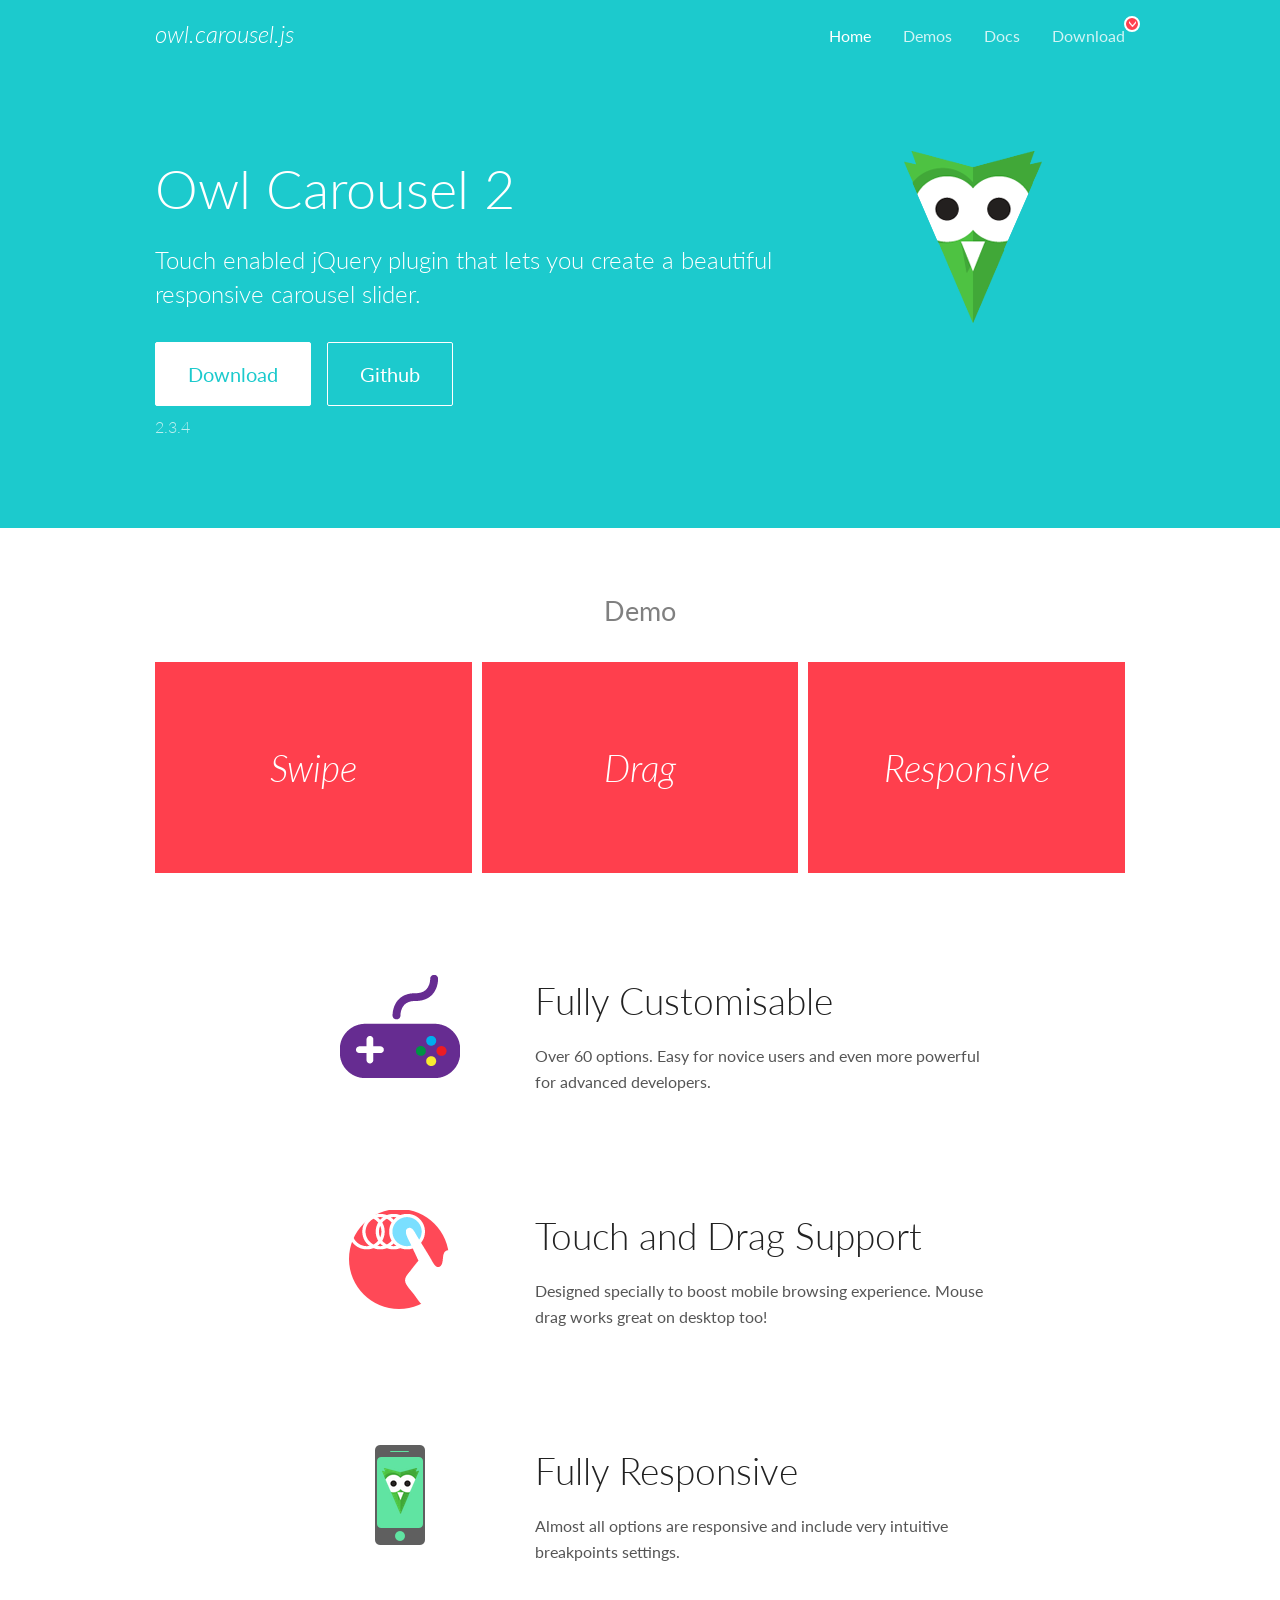
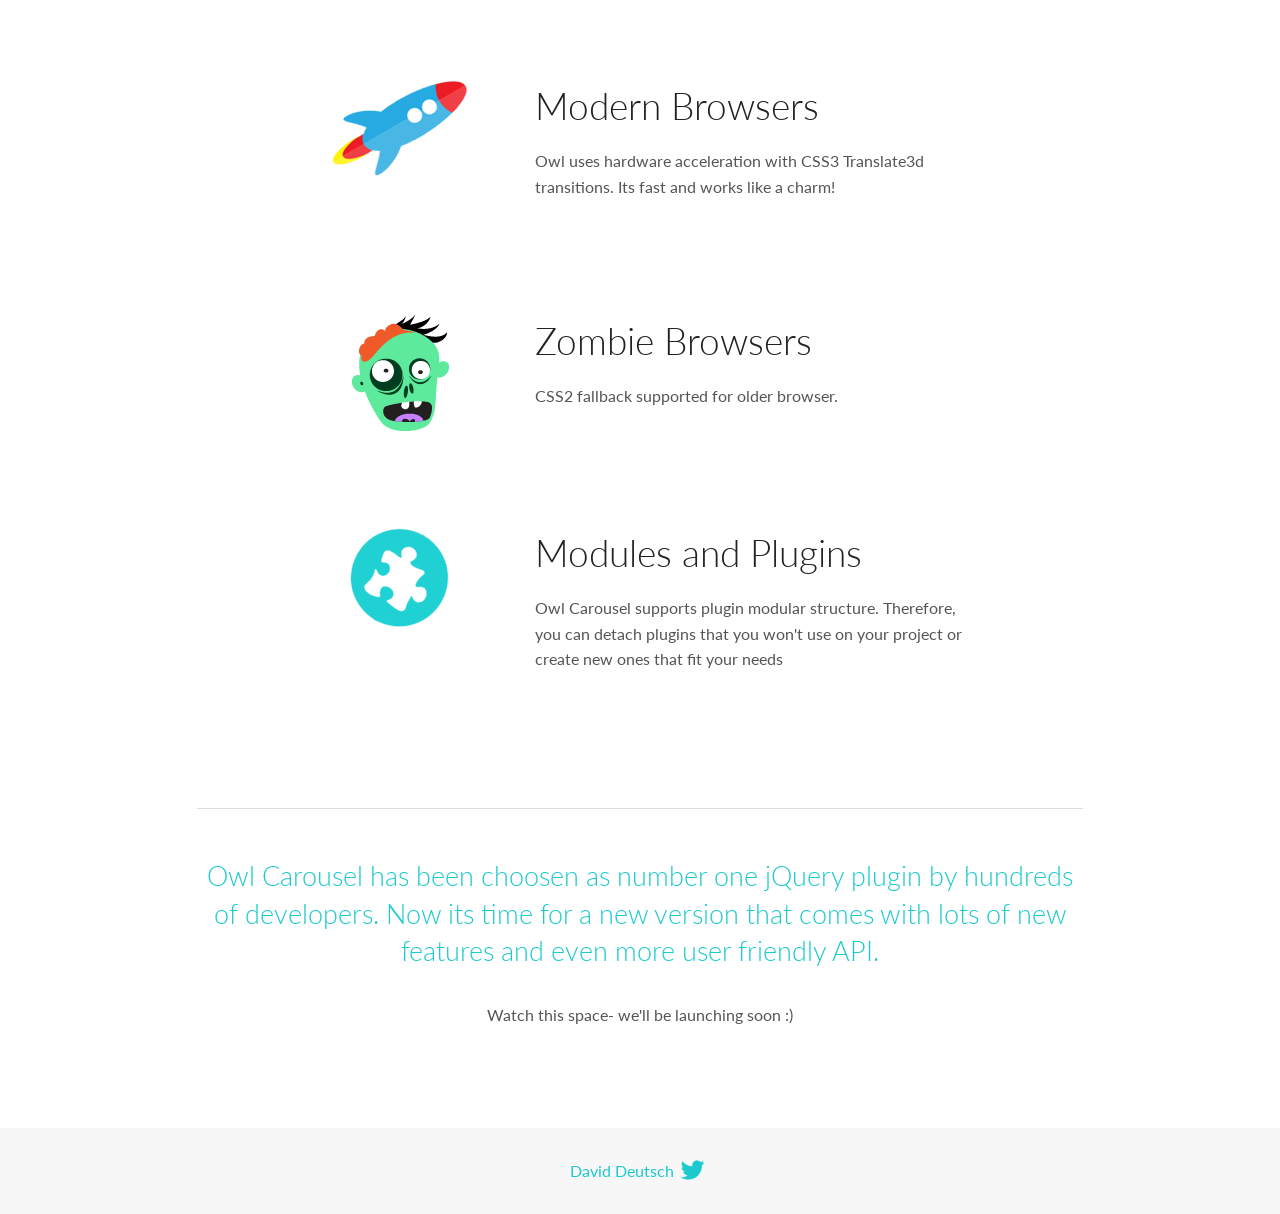
<file: plugins/owlcarousel/docs/index.html>
<!DOCTYPE html>
<html lang="en">
  <head>

    <!-- head -->
    <meta charset="utf-8">
    <meta name="msapplication-tap-highlight" content="no" />
    <meta name="viewport" content="width=device-width, initial-scale=1.0" />
    <meta name="description" content="Touch enabled jQuery plugin that lets you create beautiful responsive carousel slider.">
    <meta name="author" content="David Deutsch">
    <title>
      Home | Owl Carousel | 2.3.4
    </title>

    <!-- Stylesheets -->
    <link href='https://fonts.googleapis.com/css?family=Lato:300,400,700,400italic,300italic' rel='stylesheet' type='text/css'>
    <link rel="stylesheet" href="assets/css/docs.theme.min.css">

    <!-- Owl Stylesheets -->
    <link rel="stylesheet" href="assets/owlcarousel/assets/owl.carousel.min.css">
    <link rel="stylesheet" href="assets/owlcarousel/assets/owl.theme.default.min.css">

    <!-- HTML5 shim and Respond.js IE8 support of HTML5 elements and media queries -->

    <!--[if lt IE 9]>
      <script src="https://oss.maxcdn.com/libs/html5shiv/3.7.0/html5shiv.js"></script>
      <script src="https://oss.maxcdn.com/libs/respond.js/1.3.0/respond.min.js"></script>
    <![endif]-->

    <!-- Favicons -->
    <link rel="apple-touch-icon-precomposed" sizes="144x144" href="assets/ico/apple-touch-icon-144-precomposed.png">
    <link rel="shortcut icon" href="assets/ico/favicon.png">
    <link rel="shortcut icon" href="favicon.ico">

    <!-- Yeah i know js should not be in header. Its required for demos.-->

    <!-- javascript -->
    <script src="assets/vendors/jquery.min.js"></script>
    <script src="assets/owlcarousel/owl.carousel.js"></script>
  </head>
  <body>

    <!-- header -->
    <header class="header">
      <div class="row">
        <div class="large-12 columns">
          <div class="brand left">
            <h3>
              <a href="/OwlCarousel2/">owl.carousel.js</a> 
            </h3>
          </div>
          <a id="toggle-nav" class="right">
            <span></span> <span></span> <span></span> 
          </a> 
          <div class="nav-bar">
            <ul class="clearfix">
              <li class="active">
                <a href="/OwlCarousel2/index.html">Home</a> 
              </li>
              <li> <a href="/OwlCarousel2/demos/demos.html">Demos</a>  </li>
              <li> <a href="/OwlCarousel2/docs/started-welcome.html">Docs</a>  </li>
              <li>
                <a href="https://github.com/OwlCarousel2/OwlCarousel2/archive/2.3.4.zip">Download</a> 
                <span class="download"></span> 
              </li>
            </ul>
          </div>
        </div>
      </div>
    </header>

    <!-- home panel -->
    <section id="hero">
      <div class="row">
        <div class="large-8 medium-8 columns">
          <h1>Owl Carousel 2</h1>
          <h4>Touch enabled jQuery plugin that lets you create a beautiful responsive carousel slider.</h4>
          <a href="https://github.com/OwlCarousel2/OwlCarousel2/archive/2.3.4.zip" class="hero-button">Download</a> 
          <a href="https://github.com/OwlCarousel2/OwlCarousel2" class="hero-button outline">Github</a> 
          <p>2.3.4</p>
        </div>
        <div class="large-4 medium-4 columns">
          <img class="owl-logo" src="assets/img/owl-logo.png" alt="mr. Owl">
        </div>
      </div>
    </section>

    <!-- body -->
    <div class="home-demo">
      <div class="row">
        <div class="large-12 columns">
          <h3>Demo</h3>
          <div class="owl-carousel">
            <div class="item">
              <h2>Swipe</h2>
            </div>
            <div class="item">
              <h2>Drag</h2>
            </div>
            <div class="item">
              <h2>Responsive</h2>
            </div>
            <div class="item">
              <h2>CSS3</h2>
            </div>
            <div class="item">
              <h2>Fast</h2>
            </div>
            <div class="item">
              <h2>Easy</h2>
            </div>
            <div class="item">
              <h2>Free</h2>
            </div>
            <div class="item">
              <h2>Upgradable</h2>
            </div>
            <div class="item">
              <h2>Tons of options</h2>
            </div>
            <div class="item">
              <h2>Infinity</h2>
            </div>
            <div class="item">
              <h2>Auto Width</h2>
            </div>
          </div>
        </div>
      </div>
    </div>
    <script>
      var owl = $('.owl-carousel');
      owl.owlCarousel({
        margin: 10,
        loop: true,
        responsive: {
          0: {
            items: 1
          },
          600: {
            items: 2
          },
          1000: {
            items: 3
          }
        }
      })
    </script>

    <!-- features -->
    <div id="features">
      <div class="row">
        <div class="small-12 medium-9 small-centered columns">
          <section class="row feature">
            <div class="medium-4 small-12 columns">
              <img src="assets/img/feature-options.png" alt="">
            </div>
            <div class="medium-8 small-12 columns">
              <h2>Fully Customisable</h2>
              <p>Over 60 options. Easy for novice users and even more powerful for advanced developers.</p>
            </div>
          </section>
          <section class="row feature">
            <div class="medium-4 small-12 columns">
              <img src="assets/img/feature-drag.png" alt="">
            </div>
            <div class="medium-8 small-12 columns">
              <h2>Touch and Drag Support</h2>
              <p>Designed specially to boost mobile browsing experience. Mouse drag works great on desktop too!</p>
            </div>
          </section>
          <section class="row feature">
            <div class="medium-4 small-12 columns">
              <img src="assets/img/feature-responsive.png" alt="">
            </div>
            <div class="medium-8 small-12 columns">
              <h2>Fully Responsive</h2>
              <p>Almost all options are responsive and include very intuitive breakpoints settings.</p>
            </div>
          </section>
          <section class="row feature">
            <div class="medium-4 small-12 columns">
              <img src="assets/img/feature-modern.png" alt="">
            </div>
            <div class="medium-8 small-12 columns">
              <h2>Modern Browsers</h2>
              <p>Owl uses hardware acceleration with CSS3 Translate3d transitions. Its fast and works like a charm! </p>
            </div>
          </section>
          <section class="row feature">
            <div class="medium-4 small-12 columns">
              <img src="assets/img/feature-zombie.png" alt="">
            </div>
            <div class="medium-8 small-12 columns">
              <h2>Zombie Browsers</h2>
              <p>CSS2 fallback supported for older browser.</p>
            </div>
          </section>
          <section class="row feature">
            <div class="medium-4 small-12 columns">
              <img src="assets/img/feature-module.png" alt="">
            </div>
            <div class="medium-8 small-12 columns">
              <h2>Modules and Plugins</h2>
              <p>Owl Carousel supports plugin modular structure. Therefore, you can detach plugins that you won&#x27;t use on your project or create new ones that fit your needs</p>
            </div>
          </section>
        </div>
      </div>
    </div>

    <!-- footer -->
    <section id="teaser-text">
      <div class="row">
        <div class="small-12 medium-11 small-centered columns">
          <hr>
          <h3 id="owl-carousel-has-been-choosen-as-number-one-jquery-plugin-by-hundreds-of-developers-now-its-time-for-a-new-version-that-comes-with-lots-of-new-features-and-even-more-user-friendly-api-">Owl Carousel has been choosen as number one jQuery plugin by hundreds of developers. Now its time for a new version that comes with lots of new features and even more user friendly API.</h3>
          <p>Watch this space- we&#39;ll be launching soon :)</p>
        </div>
      </div>
    </section>

    <!-- footer -->
    <footer class="footer">
      <div class="row">
        <div class="large-12 columns">
          <h5>
            <a href="/OwlCarousel2/docs/support-contact.html">David Deutsch</a> 
            <a id="custom-tweet-button" href="https://twitter.com/share?url=https://github.com/OwlCarousel2/OwlCarousel2&text=Owl Carousel - This is so awesome! " target="_blank"></a> 
          </h5>
        </div>
      </div>
    </footer>

    <!-- vendors -->
    <script src="assets/vendors/highlight.js"></script>
    <script src="assets/js/app.js"></script>
  </body>
</html>
</file>
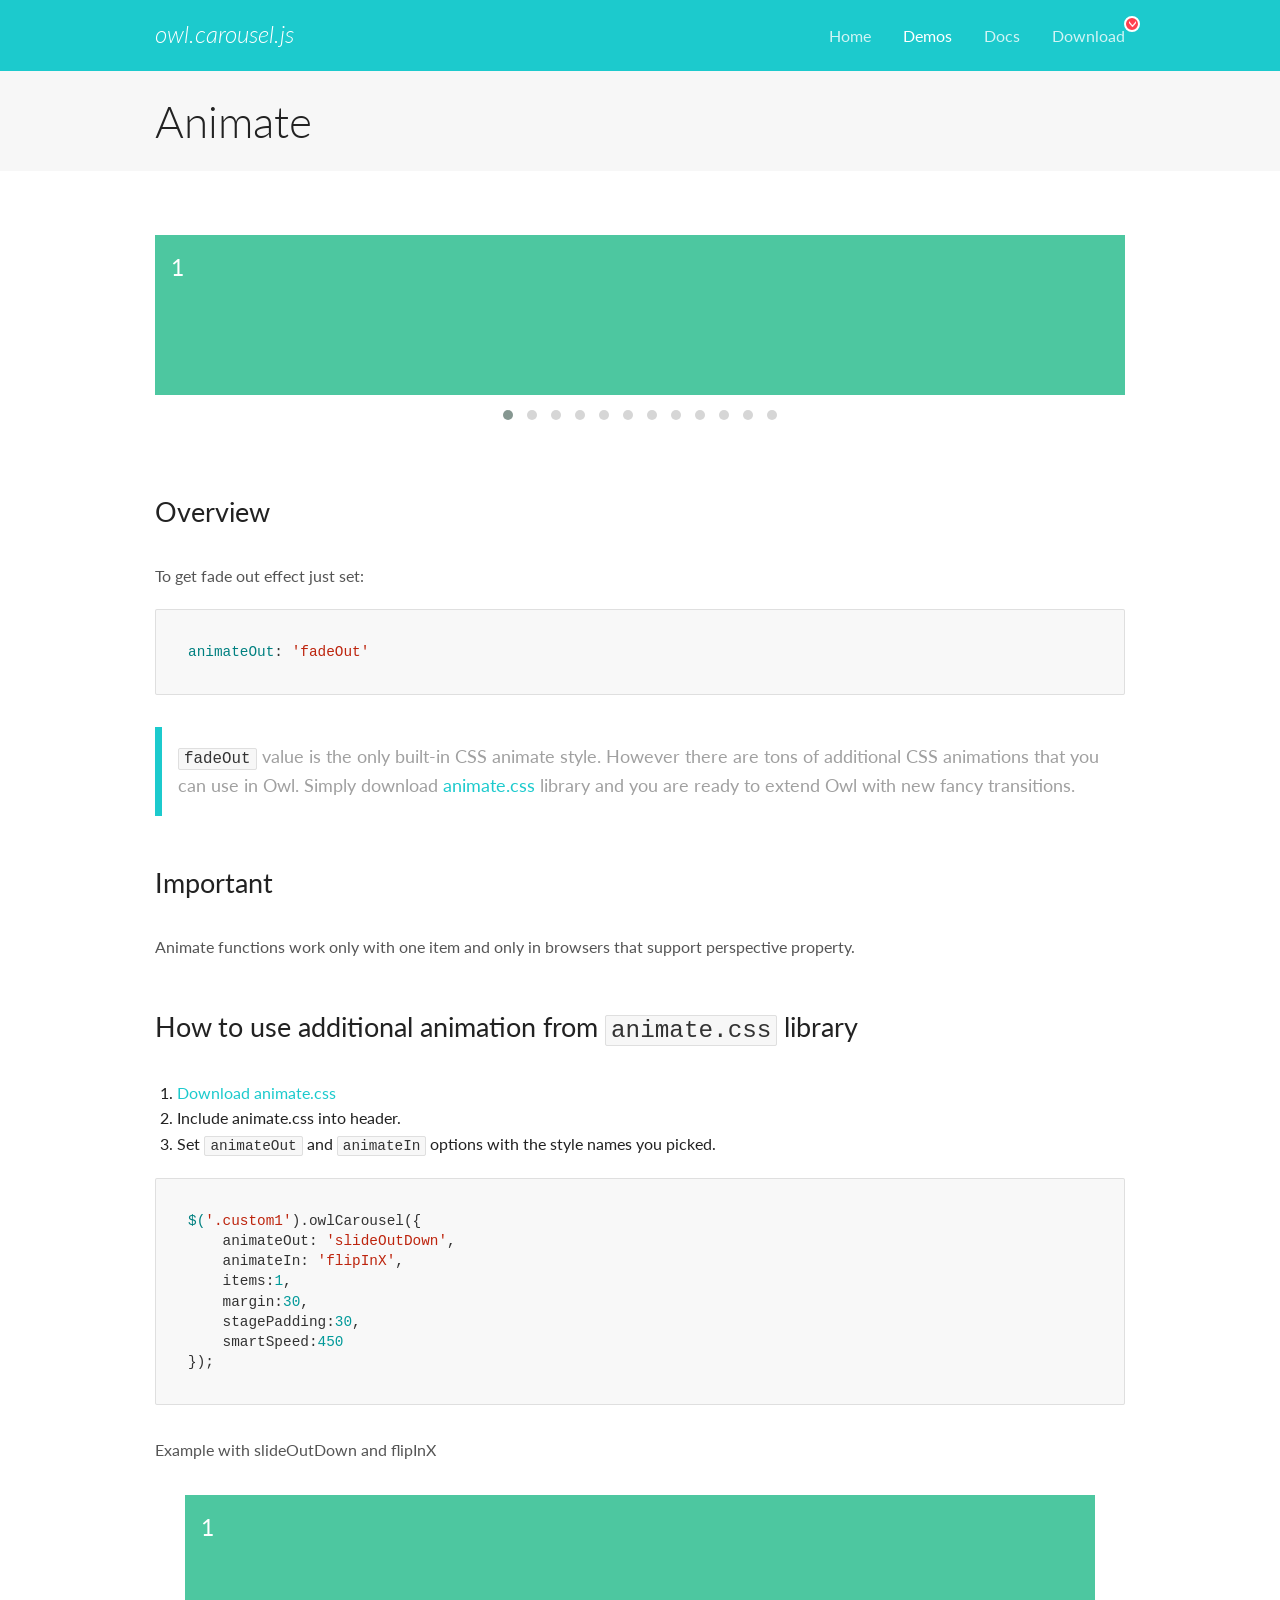
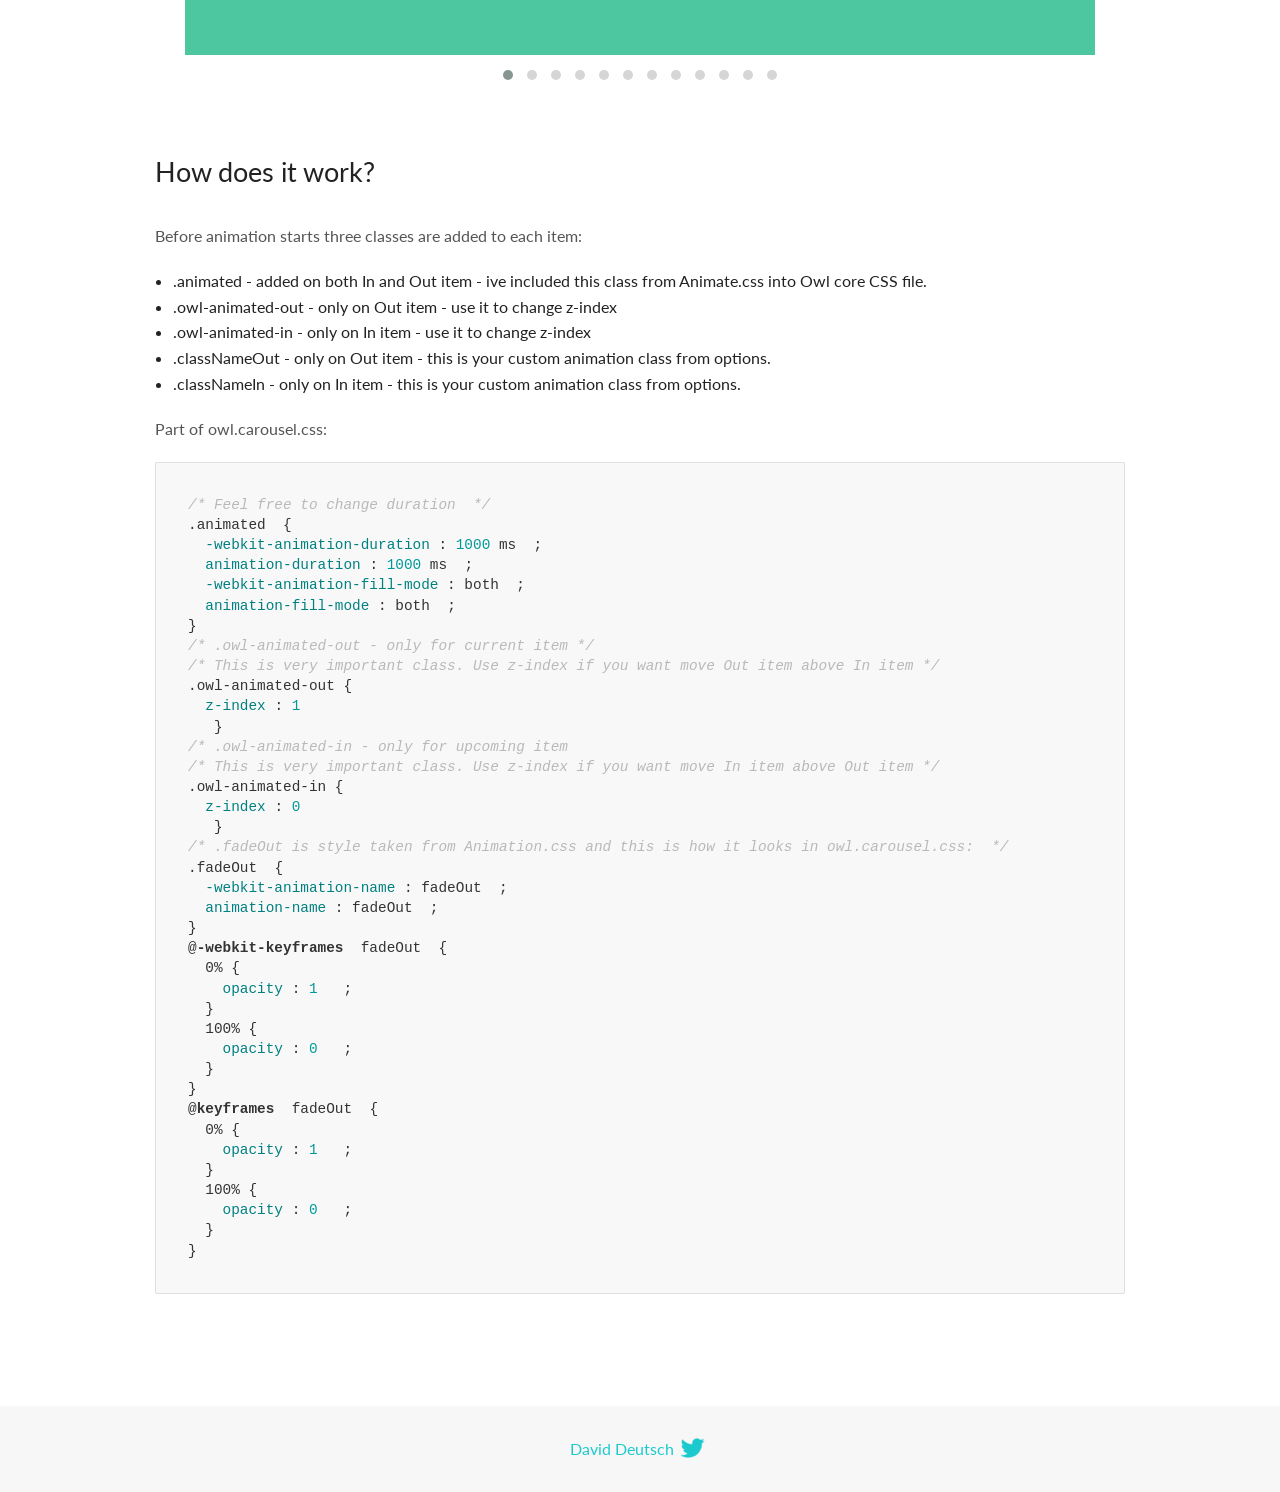
<file: plugins/owlcarousel/docs/demos/animate.html>
<!DOCTYPE html>
<html lang="en">
  <head>

    <!-- head -->
    <meta charset="utf-8">
    <meta name="msapplication-tap-highlight" content="no" />
    <meta name="viewport" content="width=device-width, initial-scale=1.0" />
    <meta name="description" content="Animate carousel">
    <meta name="author" content="David Deutsch">
    <title>
      Animate Demo | Owl Carousel | 2.3.4
    </title>

    <!-- Stylesheets -->
    <link href='https://fonts.googleapis.com/css?family=Lato:300,400,700,400italic,300italic' rel='stylesheet' type='text/css'>
    <link rel="stylesheet" href="../assets/css/docs.theme.min.css">

    <!-- Owl Stylesheets -->
    <link rel="stylesheet" href="../assets/owlcarousel/assets/owl.carousel.min.css">
    <link rel="stylesheet" href="../assets/owlcarousel/assets/owl.theme.default.min.css">

    <!-- HTML5 shim and Respond.js IE8 support of HTML5 elements and media queries -->

    <!--[if lt IE 9]>
      <script src="https://oss.maxcdn.com/libs/html5shiv/3.7.0/html5shiv.js"></script>
      <script src="https://oss.maxcdn.com/libs/respond.js/1.3.0/respond.min.js"></script>
    <![endif]-->

    <!-- Favicons -->
    <link rel="apple-touch-icon-precomposed" sizes="144x144" href="../assets/ico/apple-touch-icon-144-precomposed.png">
    <link rel="shortcut icon" href="../assets/ico/favicon.png">
    <link rel="shortcut icon" href="favicon.ico">

    <!-- Yeah i know js should not be in header. Its required for demos.-->

    <!-- javascript -->
    <script src="../assets/vendors/jquery.min.js"></script>
    <script src="../assets/owlcarousel/owl.carousel.js"></script>
  </head>
  <body>

    <!-- header -->
    <header class="header">
      <div class="row">
        <div class="large-12 columns">
          <div class="brand left">
            <h3>
              <a href="/OwlCarousel2/">owl.carousel.js</a> 
            </h3>
          </div>
          <a id="toggle-nav" class="right">
            <span></span> <span></span> <span></span> 
          </a> 
          <div class="nav-bar">
            <ul class="clearfix">
              <li> <a href="/OwlCarousel2/index.html">Home</a>  </li>
              <li class="active">
                <a href="/OwlCarousel2/demos/demos.html">Demos</a> 
              </li>
              <li> <a href="/OwlCarousel2/docs/started-welcome.html">Docs</a>  </li>
              <li>
                <a href="https://github.com/OwlCarousel2/OwlCarousel2/archive/2.3.4.zip">Download</a> 
                <span class="download"></span> 
              </li>
            </ul>
          </div>
        </div>
      </div>
    </header>

    <!-- title -->
    <section class="title">
      <div class="row">
        <div class="large-12 columns">
          <h1>Animate</h1>
        </div>
      </div>
    </section>

    <!--  Demos -->
    <section id="demos">
      <div class="row">
        <div class="large-12 columns">
          <div class="fadeOut owl-carousel owl-theme">
            <div class="item">
              <h4>1</h4>
            </div>
            <div class="item">
              <h4>2</h4>
            </div>
            <div class="item">
              <h4>3</h4>
            </div>
            <div class="item">
              <h4>4</h4>
            </div>
            <div class="item">
              <h4>5</h4>
            </div>
            <div class="item">
              <h4>6</h4>
            </div>
            <div class="item">
              <h4>7</h4>
            </div>
            <div class="item">
              <h4>8</h4>
            </div>
            <div class="item">
              <h4>9</h4>
            </div>
            <div class="item">
              <h4>10</h4>
            </div>
            <div class="item">
              <h4>11</h4>
            </div>
            <div class="item">
              <h4>12</h4>
            </div>
          </div>
          <h3 id="overview">Overview</h3>
          <p>To get fade out effect just set:</p>
          <pre><code>animateOut: &#39;fadeOut&#39;</code></pre>
          <blockquote>
            <p><code>fadeOut</code> value is the only built-in CSS animate style. However there are tons of additional CSS animations that you can use in Owl. Simply download
              <a href="https://daneden.github.io/animate.css/">animate.css</a>  library and you are ready to extend Owl with new fancy transitions.</p>
          </blockquote>
          <h3 id="important">Important</h3>
          <p>Animate functions work only with one item and only in browsers that support perspective property.</p>
          <h3 id="how-to-use-additional-animation-from-animate-css-library">How to use additional animation from <code>animate.css</code> library</h3>
          <ol>
            <li> <a href="https://daneden.github.io/animate.css/">Download animate.css</a>  </li>
            <li>Include animate.css into header.</li>
            <li>Set <code>animateOut</code> and <code>animateIn</code> options with the style names you picked.</li>
          </ol>
          <pre><code>$(&#39;.custom1&#39;).owlCarousel({
    animateOut: &#39;slideOutDown&#39;,
    animateIn: &#39;flipInX&#39;,
    items:1,
    margin:30,
    stagePadding:30,
    smartSpeed:450
});</code></pre>
          <p>Example with slideOutDown and flipInX</p>
          <div class="custom1 owl-carousel owl-theme">
            <div class="item">
              <h4>1</h4>
            </div>
            <div class="item">
              <h4>2</h4>
            </div>
            <div class="item">
              <h4>3</h4>
            </div>
            <div class="item">
              <h4>4</h4>
            </div>
            <div class="item">
              <h4>5</h4>
            </div>
            <div class="item">
              <h4>6</h4>
            </div>
            <div class="item">
              <h4>7</h4>
            </div>
            <div class="item">
              <h4>8</h4>
            </div>
            <div class="item">
              <h4>9</h4>
            </div>
            <div class="item">
              <h4>10</h4>
            </div>
            <div class="item">
              <h4>11</h4>
            </div>
            <div class="item">
              <h4>12</h4>
            </div>
          </div>
          <h3 id="how-does-it-work-">How does it work?</h3>
          <p>Before animation starts three classes are added to each item:</p>
          <ul>
            <li>.animated - added on both In and Out item - ive included this class from Animate.css into Owl core CSS file.</li>
            <li>.owl-animated-out - only on Out item - use it to change z-index</li>
            <li>.owl-animated-in - only on In item - use it to change z-index</li>
            <li>.classNameOut - only on Out item - this is your custom animation class from options.</li>
            <li>.classNameIn - only on In item - this is your custom animation class from options.</li>
          </ul>
          <p>Part of owl.carousel.css:</p>
          <pre><code class="language-css"><span class="comment">/* Feel free to change duration  */</span> 
<span class="class">.animated</span>  <span class="rules">{
  <span class="rule"><span class="attribute">-webkit-animation-duration</span> :<span class="value"> <span class="number">1000</span> ms</span> </span> ;
  <span class="rule"><span class="attribute">animation-duration</span> :<span class="value"> <span class="number">1000</span> ms</span> </span> ;
  <span class="rule"><span class="attribute">-webkit-animation-fill-mode</span> :<span class="value"> both</span> </span> ;
  <span class="rule"><span class="attribute">animation-fill-mode</span> :<span class="value"> both</span> </span> ;
<span class="rule">}</span> </span> 
<span class="comment">/* .owl-animated-out - only for current item */</span> 
<span class="comment">/* This is very important class. Use z-index if you want move Out item above In item */</span> 
<span class="class">.owl-animated-out</span> <span class="rules">{
  <span class="rule"><span class="attribute">z-index</span> :<span class="value"> <span class="number">1</span> 
</span> </span> </span> }
<span class="comment">/* .owl-animated-in - only for upcoming item
/* This is very important class. Use z-index if you want move In item above Out item */</span> 
<span class="class">.owl-animated-in</span> <span class="rules">{
  <span class="rule"><span class="attribute">z-index</span> :<span class="value"> <span class="number">0</span> 
</span> </span> </span> }
<span class="comment">/* .fadeOut is style taken from Animation.css and this is how it looks in owl.carousel.css:  */</span> 
<span class="class">.fadeOut</span>  <span class="rules">{
  <span class="rule"><span class="attribute">-webkit-animation-name</span> :<span class="value"> fadeOut</span> </span> ;
  <span class="rule"><span class="attribute">animation-name</span> :<span class="value"> fadeOut</span> </span> ;
<span class="rule">}</span> </span> 
<span class="at_rule">@<span class="keyword">-webkit-keyframes</span>  fadeOut </span> {
  0% <span class="rules">{
    <span class="rule"><span class="attribute">opacity</span> :<span class="value"> <span class="number">1</span> </span> </span> ;
  <span class="rule">}</span> </span> 
  100% <span class="rules">{
    <span class="rule"><span class="attribute">opacity</span> :<span class="value"> <span class="number">0</span> </span> </span> ;
  <span class="rule">}</span> </span> 
}
<span class="at_rule">@<span class="keyword">keyframes</span>  fadeOut </span> {
  0% <span class="rules">{
    <span class="rule"><span class="attribute">opacity</span> :<span class="value"> <span class="number">1</span> </span> </span> ;
  <span class="rule">}</span> </span> 
  100% <span class="rules">{
    <span class="rule"><span class="attribute">opacity</span> :<span class="value"> <span class="number">0</span> </span> </span> ;
  <span class="rule">}</span> </span> 
}</code></pre>
          <link rel="stylesheet" href="../assets/css/animate.css">
          <script>
            jQuery(document).ready(function($) {
              $('.fadeOut').owlCarousel({
                items: 1,
                animateOut: 'fadeOut',
                loop: true,
                margin: 10,
              });
              $('.custom1').owlCarousel({
                animateOut: 'slideOutDown',
                animateIn: 'flipInX',
                items: 1,
                margin: 30,
                stagePadding: 30,
                smartSpeed: 450
              });
            });
          </script>
        </div>
      </div>
    </section>

    <!-- footer -->
    <footer class="footer">
      <div class="row">
        <div class="large-12 columns">
          <h5>
            <a href="/OwlCarousel2/docs/support-contact.html">David Deutsch</a> 
            <a id="custom-tweet-button" href="https://twitter.com/share?url=https://github.com/OwlCarousel2/OwlCarousel2&text=Owl Carousel - This is so awesome! " target="_blank"></a> 
          </h5>
        </div>
      </div>
    </footer>

    <!-- vendors -->
    <script src="../assets/vendors/highlight.js"></script>
    <script src="../assets/js/app.js"></script>
  </body>
</html>
</file>
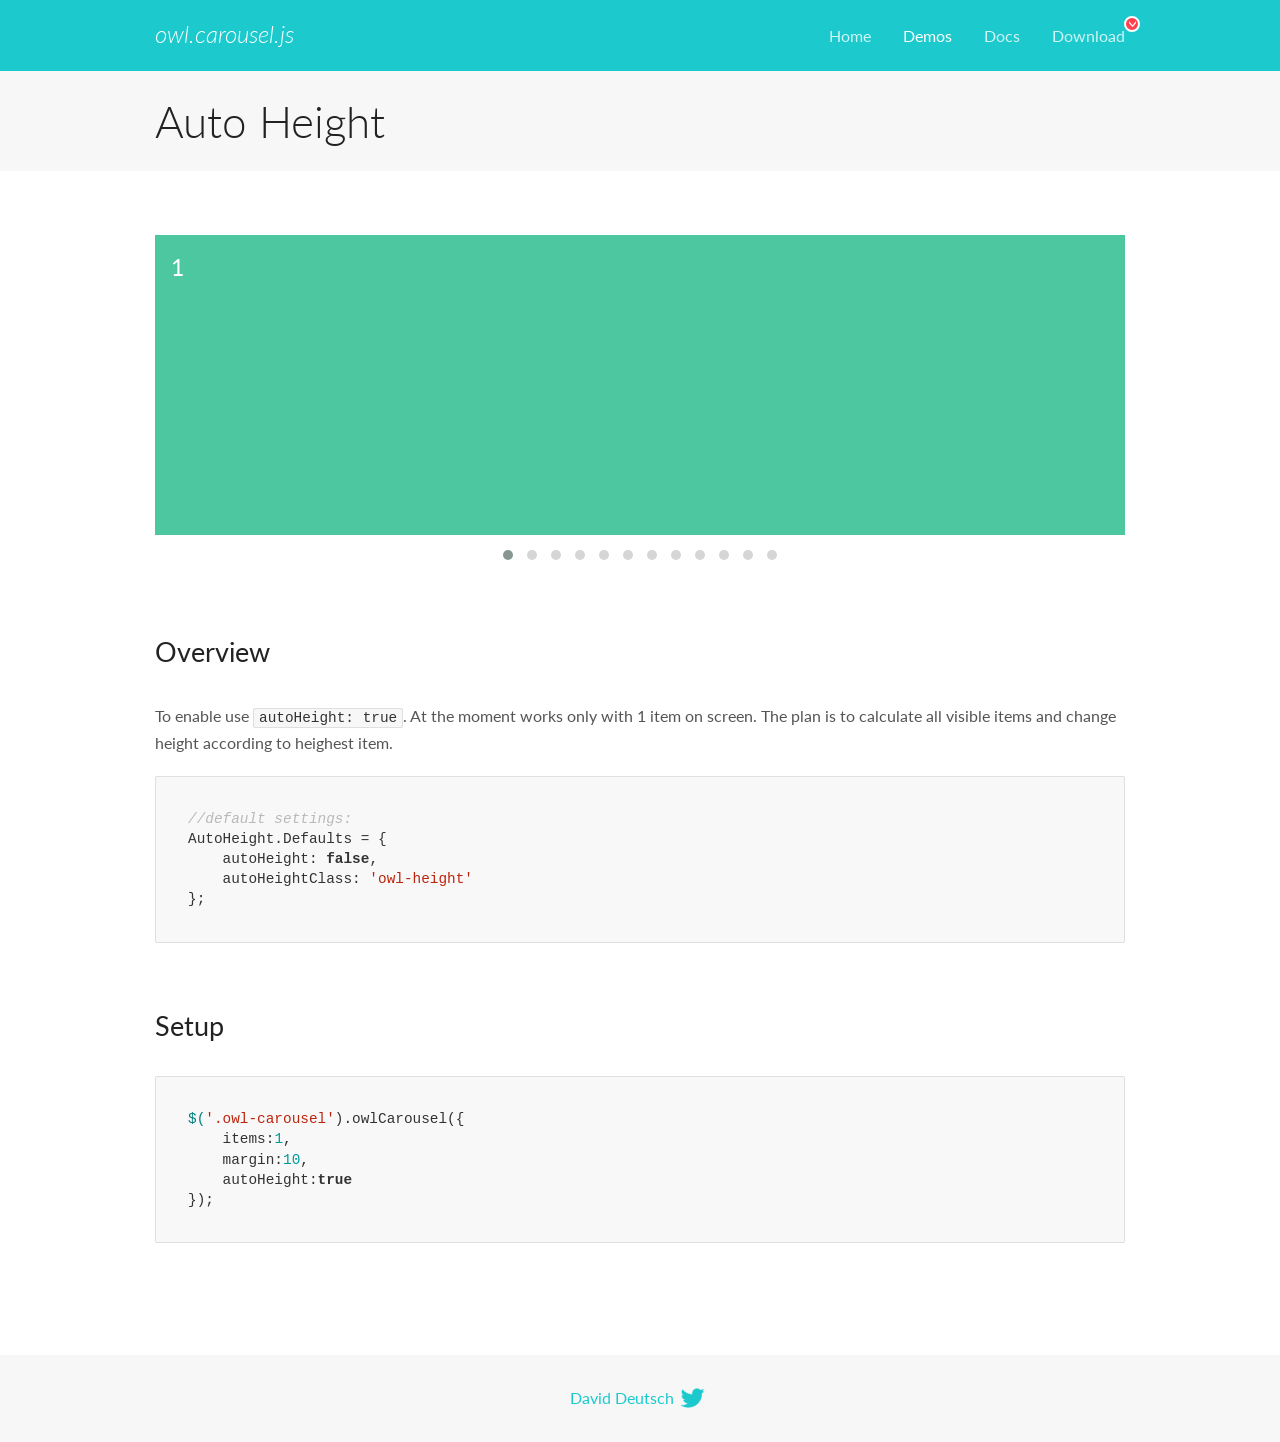
<file: plugins/owlcarousel/docs/demos/autoheight.html>
<!DOCTYPE html>
<html lang="en">
  <head>

    <!-- head -->
    <meta charset="utf-8">
    <meta name="msapplication-tap-highlight" content="no" />
    <meta name="viewport" content="width=device-width, initial-scale=1.0" />
    <meta name="description" content="autoHeight usage demo">
    <meta name="author" content="David Deutsch">
    <title>
      Auto Height Demo | Owl Carousel | 2.3.4
    </title>

    <!-- Stylesheets -->
    <link href='https://fonts.googleapis.com/css?family=Lato:300,400,700,400italic,300italic' rel='stylesheet' type='text/css'>
    <link rel="stylesheet" href="../assets/css/docs.theme.min.css">

    <!-- Owl Stylesheets -->
    <link rel="stylesheet" href="../assets/owlcarousel/assets/owl.carousel.min.css">
    <link rel="stylesheet" href="../assets/owlcarousel/assets/owl.theme.default.min.css">

    <!-- HTML5 shim and Respond.js IE8 support of HTML5 elements and media queries -->

    <!--[if lt IE 9]>
      <script src="https://oss.maxcdn.com/libs/html5shiv/3.7.0/html5shiv.js"></script>
      <script src="https://oss.maxcdn.com/libs/respond.js/1.3.0/respond.min.js"></script>
    <![endif]-->

    <!-- Favicons -->
    <link rel="apple-touch-icon-precomposed" sizes="144x144" href="../assets/ico/apple-touch-icon-144-precomposed.png">
    <link rel="shortcut icon" href="../assets/ico/favicon.png">
    <link rel="shortcut icon" href="favicon.ico">

    <!-- Yeah i know js should not be in header. Its required for demos.-->

    <!-- javascript -->
    <script src="../assets/vendors/jquery.min.js"></script>
    <script src="../assets/owlcarousel/owl.carousel.js"></script>
  </head>
  <body>

    <!-- header -->
    <header class="header">
      <div class="row">
        <div class="large-12 columns">
          <div class="brand left">
            <h3>
              <a href="/OwlCarousel2/">owl.carousel.js</a> 
            </h3>
          </div>
          <a id="toggle-nav" class="right">
            <span></span> <span></span> <span></span> 
          </a> 
          <div class="nav-bar">
            <ul class="clearfix">
              <li> <a href="/OwlCarousel2/index.html">Home</a>  </li>
              <li class="active">
                <a href="/OwlCarousel2/demos/demos.html">Demos</a> 
              </li>
              <li> <a href="/OwlCarousel2/docs/started-welcome.html">Docs</a>  </li>
              <li>
                <a href="https://github.com/OwlCarousel2/OwlCarousel2/archive/2.3.4.zip">Download</a> 
                <span class="download"></span> 
              </li>
            </ul>
          </div>
        </div>
      </div>
    </header>

    <!-- title -->
    <section class="title">
      <div class="row">
        <div class="large-12 columns">
          <h1>Auto Height</h1>
        </div>
      </div>
    </section>

    <!--  Demos -->
    <section id="demos">
      <div class="row">
        <div class="large-12 columns">
          <div class="owl-carousel owl-theme">
            <div class="item" style="height:300px">
              <h4>1</h4>
            </div>
            <div class="item" style="height:100px">
              <h4>2</h4>
            </div>
            <div class="item" style="height:500px">
              <h4>3</h4>
            </div>
            <div class="item" style="height:250px">
              <h4>4</h4>
            </div>
            <div class="item" style="height:400px">
              <h4>5</h4>
            </div>
            <div class="item" style="height:500px">
              <h4>6</h4>
            </div>
            <div class="item" style="height:600px">
              <h4>7</h4>
            </div>
            <div class="item" style="height:400px">
              <h4>8</h4>
            </div>
            <div class="item" style="height:300px">
              <h4>9</h4>
            </div>
            <div class="item" style="height:350px">
              <h4>10</h4>
            </div>
            <div class="item" style="height:200px">
              <h4>11</h4>
            </div>
            <div class="item" style="height:150px">
              <h4>12</h4>
            </div>
          </div>
          <h3 id="overview">Overview</h3>
          <p>To enable use <code>autoHeight: true</code>. At the moment works only with 1 item on screen. The plan is to calculate all visible items and change height according to heighest item.</p>
          <pre><code>//default settings:
AutoHeight.Defaults = {
    autoHeight: false,
    autoHeightClass: &#39;owl-height&#39;
};</code></pre>
          <h3 id="setup">Setup</h3>
          <pre><code>$(&#39;.owl-carousel&#39;).owlCarousel({
    items:1,
    margin:10,
    autoHeight:true
});</code></pre>
          <script>
            $(document).ready(function() {
              $('.owl-carousel').owlCarousel({
                items: 1,
                margin: 10,
                autoHeight: true
              });
            })
          </script>
        </div>
      </div>
    </section>

    <!-- footer -->
    <footer class="footer">
      <div class="row">
        <div class="large-12 columns">
          <h5>
            <a href="/OwlCarousel2/docs/support-contact.html">David Deutsch</a> 
            <a id="custom-tweet-button" href="https://twitter.com/share?url=https://github.com/OwlCarousel2/OwlCarousel2&text=Owl Carousel - This is so awesome! " target="_blank"></a> 
          </h5>
        </div>
      </div>
    </footer>

    <!-- vendors -->
    <script src="../assets/vendors/highlight.js"></script>
    <script src="../assets/js/app.js"></script>
  </body>
</html>
</file>
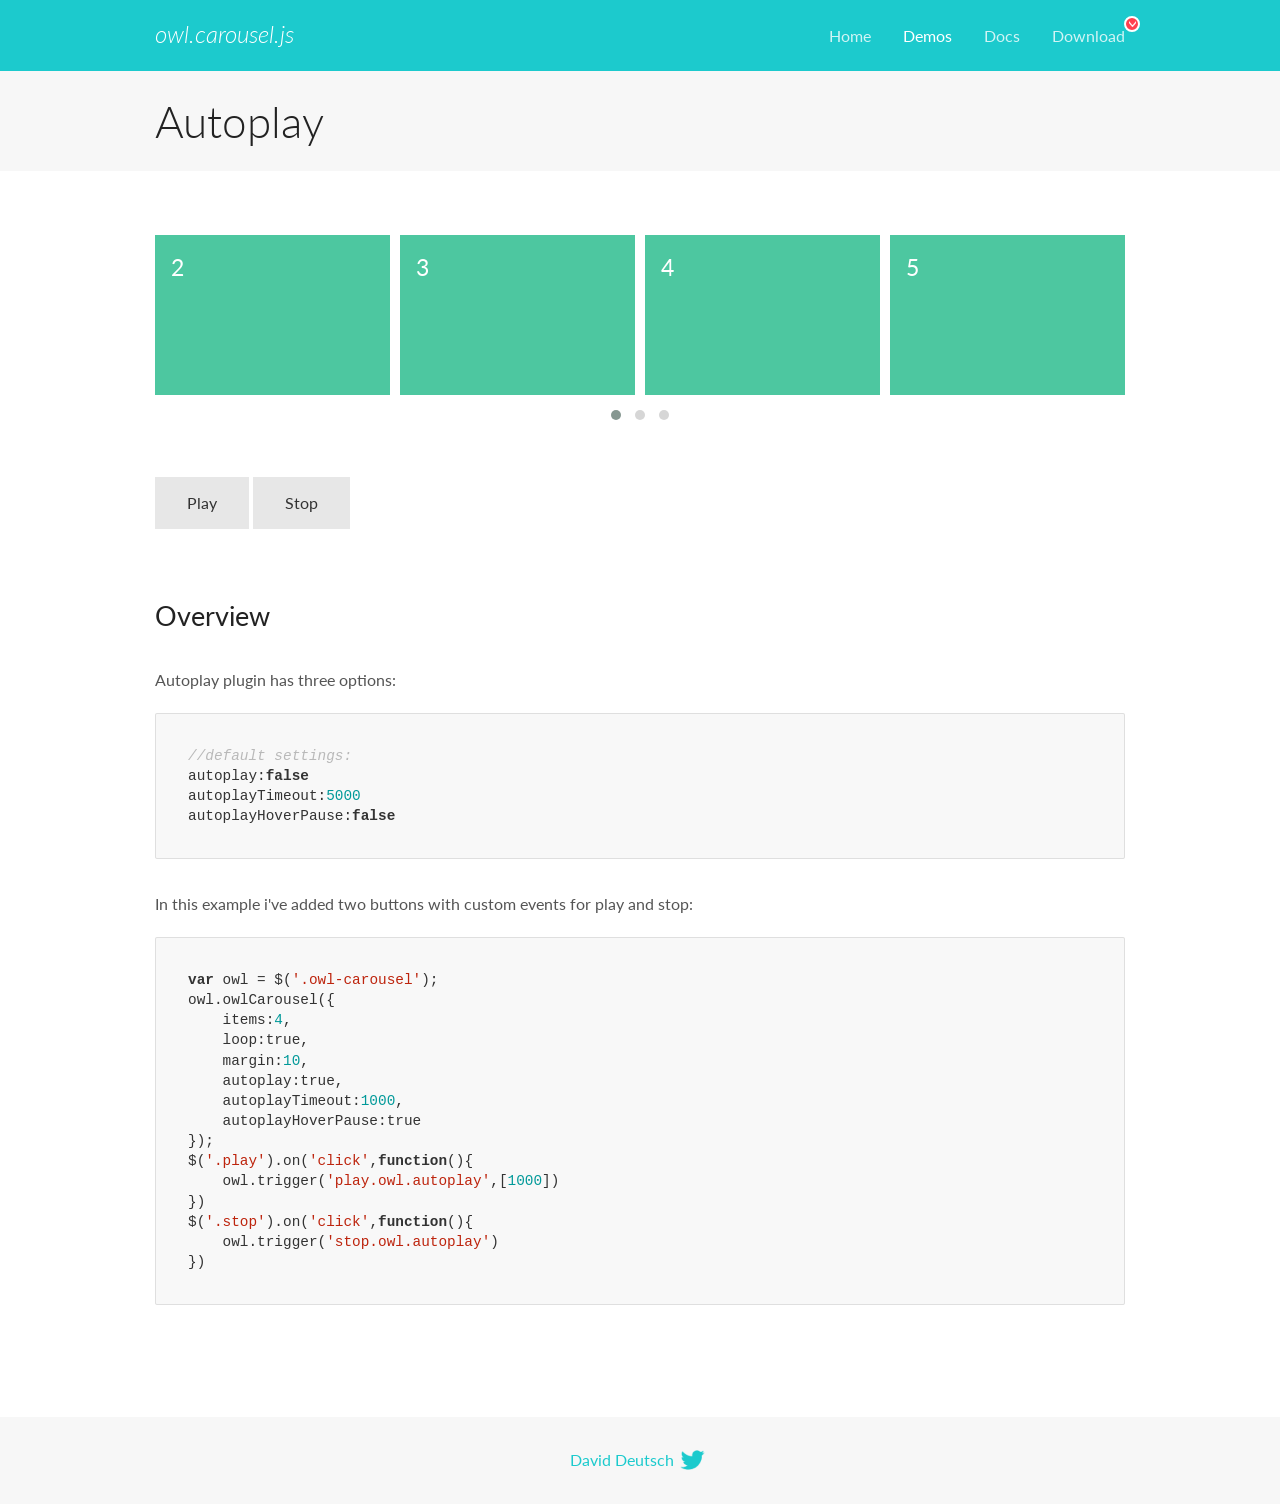
<file: plugins/owlcarousel/docs/demos/autoplay.html>
<!DOCTYPE html>
<html lang="en">
  <head>

    <!-- head -->
    <meta charset="utf-8">
    <meta name="msapplication-tap-highlight" content="no" />
    <meta name="viewport" content="width=device-width, initial-scale=1.0" />
    <meta name="description" content="Autoplay usage demo">
    <meta name="author" content="David Deutsch">
    <title>
      Autoplay Demo | Owl Carousel | 2.3.4
    </title>

    <!-- Stylesheets -->
    <link href='https://fonts.googleapis.com/css?family=Lato:300,400,700,400italic,300italic' rel='stylesheet' type='text/css'>
    <link rel="stylesheet" href="../assets/css/docs.theme.min.css">

    <!-- Owl Stylesheets -->
    <link rel="stylesheet" href="../assets/owlcarousel/assets/owl.carousel.min.css">
    <link rel="stylesheet" href="../assets/owlcarousel/assets/owl.theme.default.min.css">

    <!-- HTML5 shim and Respond.js IE8 support of HTML5 elements and media queries -->

    <!--[if lt IE 9]>
      <script src="https://oss.maxcdn.com/libs/html5shiv/3.7.0/html5shiv.js"></script>
      <script src="https://oss.maxcdn.com/libs/respond.js/1.3.0/respond.min.js"></script>
    <![endif]-->

    <!-- Favicons -->
    <link rel="apple-touch-icon-precomposed" sizes="144x144" href="../assets/ico/apple-touch-icon-144-precomposed.png">
    <link rel="shortcut icon" href="../assets/ico/favicon.png">
    <link rel="shortcut icon" href="favicon.ico">

    <!-- Yeah i know js should not be in header. Its required for demos.-->

    <!-- javascript -->
    <script src="../assets/vendors/jquery.min.js"></script>
    <script src="../assets/owlcarousel/owl.carousel.js"></script>
  </head>
  <body>

    <!-- header -->
    <header class="header">
      <div class="row">
        <div class="large-12 columns">
          <div class="brand left">
            <h3>
              <a href="/OwlCarousel2/">owl.carousel.js</a> 
            </h3>
          </div>
          <a id="toggle-nav" class="right">
            <span></span> <span></span> <span></span> 
          </a> 
          <div class="nav-bar">
            <ul class="clearfix">
              <li> <a href="/OwlCarousel2/index.html">Home</a>  </li>
              <li class="active">
                <a href="/OwlCarousel2/demos/demos.html">Demos</a> 
              </li>
              <li> <a href="/OwlCarousel2/docs/started-welcome.html">Docs</a>  </li>
              <li>
                <a href="https://github.com/OwlCarousel2/OwlCarousel2/archive/2.3.4.zip">Download</a> 
                <span class="download"></span> 
              </li>
            </ul>
          </div>
        </div>
      </div>
    </header>

    <!-- title -->
    <section class="title">
      <div class="row">
        <div class="large-12 columns">
          <h1>Autoplay</h1>
        </div>
      </div>
    </section>

    <!--  Demos -->
    <section id="demos">
      <div class="row">
        <div class="large-12 columns">
          <div class="owl-carousel owl-theme">
            <div class="item">
              <h4>1</h4>
            </div>
            <div class="item">
              <h4>2</h4>
            </div>
            <div class="item">
              <h4>3</h4>
            </div>
            <div class="item">
              <h4>4</h4>
            </div>
            <div class="item">
              <h4>5</h4>
            </div>
            <div class="item">
              <h4>6</h4>
            </div>
            <div class="item">
              <h4>7</h4>
            </div>
            <div class="item">
              <h4>8</h4>
            </div>
            <div class="item">
              <h4>9</h4>
            </div>
            <div class="item">
              <h4>10</h4>
            </div>
            <div class="item">
              <h4>11</h4>
            </div>
            <div class="item">
              <h4>12</h4>
            </div>
          </div>
          <a class="button secondary play">Play</a> 
          <a class="button secondary stop">Stop</a> 
          <h3 id="overview">Overview</h3>
          <p>Autoplay plugin has three options:</p>
          <pre><code>//default settings:
autoplay:false
autoplayTimeout:5000
autoplayHoverPause:false</code></pre>
          <p>In this example i&#39;ve added two buttons with custom events for play and stop:</p>
          <pre><code>var owl = $(&#39;.owl-carousel&#39;);
owl.owlCarousel({
    items:4,
    loop:true,
    margin:10,
    autoplay:true,
    autoplayTimeout:1000,
    autoplayHoverPause:true
});
$(&#39;.play&#39;).on(&#39;click&#39;,function(){
    owl.trigger(&#39;play.owl.autoplay&#39;,[1000])
})
$(&#39;.stop&#39;).on(&#39;click&#39;,function(){
    owl.trigger(&#39;stop.owl.autoplay&#39;)
})</code></pre>
          <script>
            $(document).ready(function() {
              var owl = $('.owl-carousel');
              owl.owlCarousel({
                items: 4,
                loop: true,
                margin: 10,
                autoplay: true,
                autoplayTimeout: 1000,
                autoplayHoverPause: true
              });
              $('.play').on('click', function() {
                owl.trigger('play.owl.autoplay', [1000])
              })
              $('.stop').on('click', function() {
                owl.trigger('stop.owl.autoplay')
              })
            })
          </script>
        </div>
      </div>
    </section>

    <!-- footer -->
    <footer class="footer">
      <div class="row">
        <div class="large-12 columns">
          <h5>
            <a href="/OwlCarousel2/docs/support-contact.html">David Deutsch</a> 
            <a id="custom-tweet-button" href="https://twitter.com/share?url=https://github.com/OwlCarousel2/OwlCarousel2&text=Owl Carousel - This is so awesome! " target="_blank"></a> 
          </h5>
        </div>
      </div>
    </footer>

    <!-- vendors -->
    <script src="../assets/vendors/highlight.js"></script>
    <script src="../assets/js/app.js"></script>
  </body>
</html>
</file>
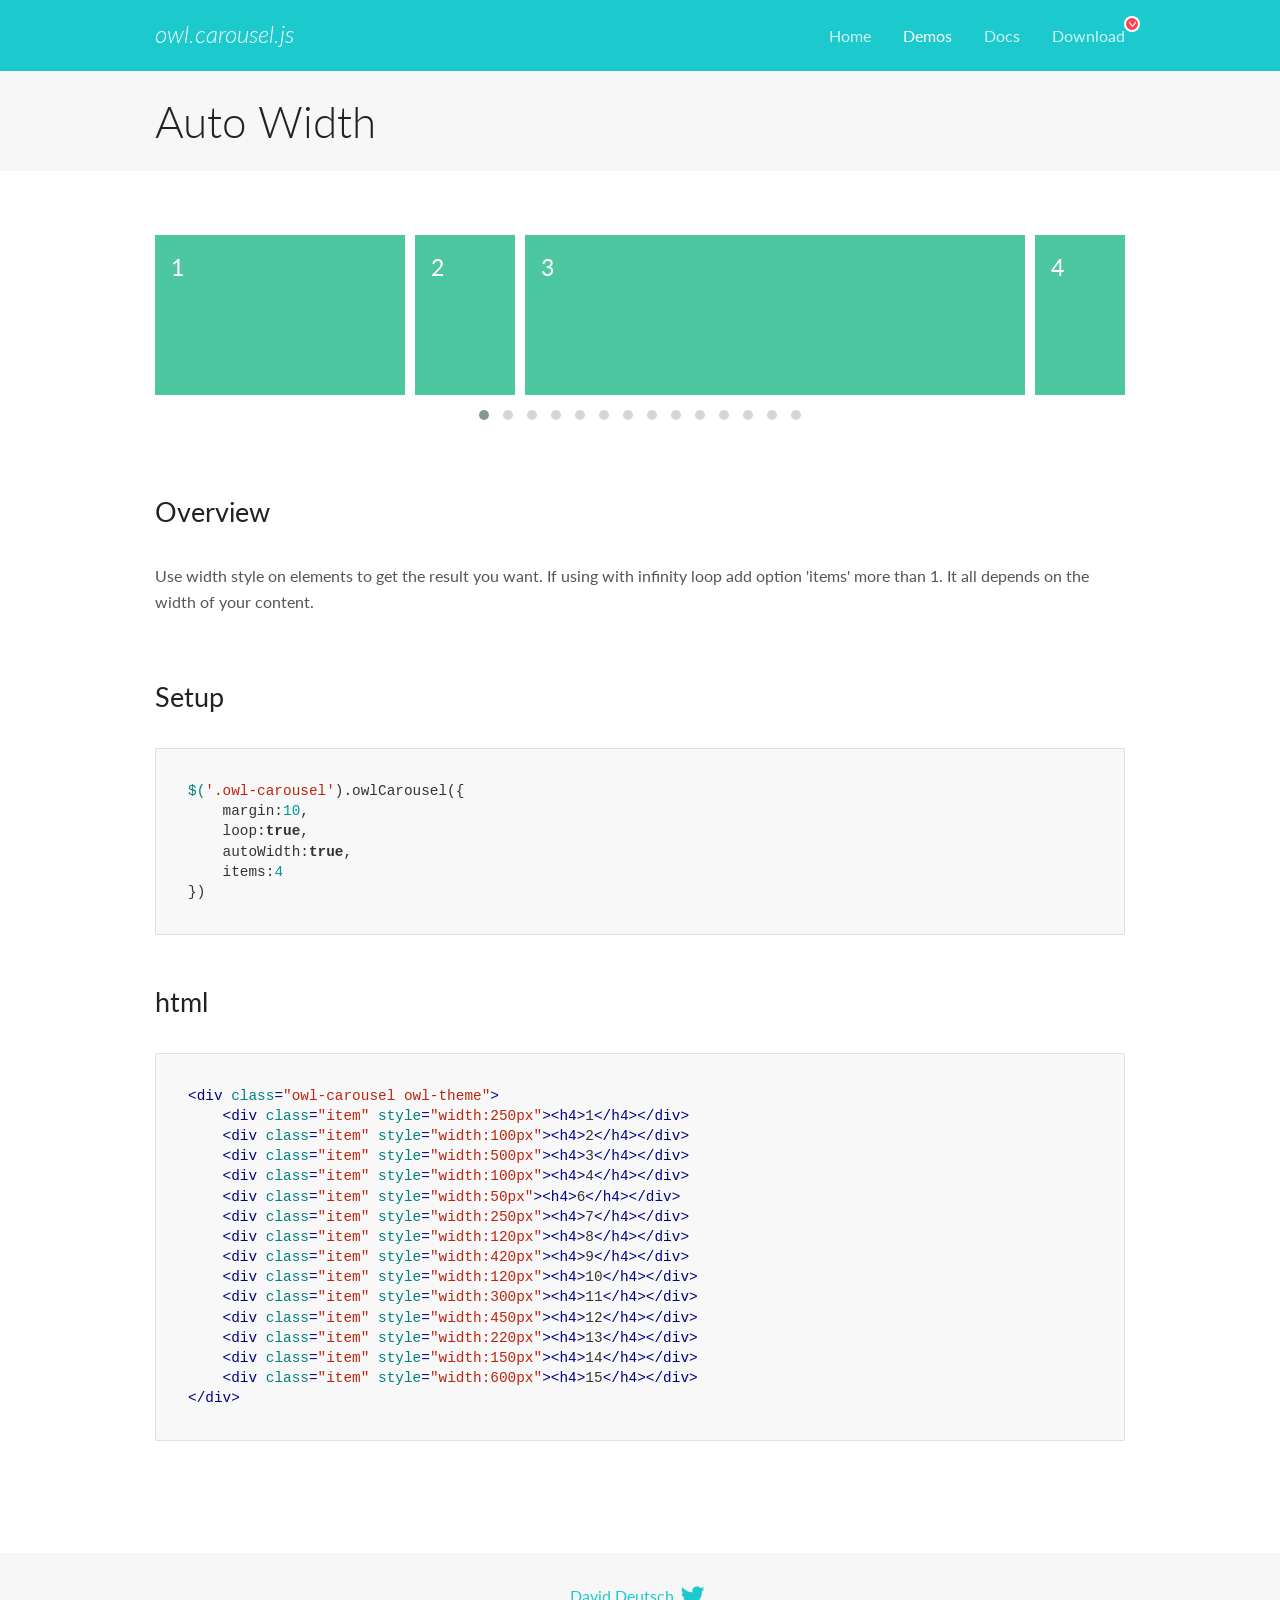
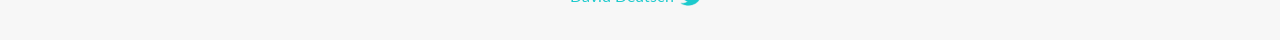
<file: plugins/owlcarousel/docs/demos/autowidth.html>
<!DOCTYPE html>
<html lang="en">
  <head>

    <!-- head -->
    <meta charset="utf-8">
    <meta name="msapplication-tap-highlight" content="no" />
    <meta name="viewport" content="width=device-width, initial-scale=1.0" />
    <meta name="description" content="Auto Width">
    <meta name="author" content="David Deutsch">
    <title>
      Auto Width Demo | Owl Carousel | 2.3.4
    </title>

    <!-- Stylesheets -->
    <link href='https://fonts.googleapis.com/css?family=Lato:300,400,700,400italic,300italic' rel='stylesheet' type='text/css'>
    <link rel="stylesheet" href="../assets/css/docs.theme.min.css">

    <!-- Owl Stylesheets -->
    <link rel="stylesheet" href="../assets/owlcarousel/assets/owl.carousel.min.css">
    <link rel="stylesheet" href="../assets/owlcarousel/assets/owl.theme.default.min.css">

    <!-- HTML5 shim and Respond.js IE8 support of HTML5 elements and media queries -->

    <!--[if lt IE 9]>
      <script src="https://oss.maxcdn.com/libs/html5shiv/3.7.0/html5shiv.js"></script>
      <script src="https://oss.maxcdn.com/libs/respond.js/1.3.0/respond.min.js"></script>
    <![endif]-->

    <!-- Favicons -->
    <link rel="apple-touch-icon-precomposed" sizes="144x144" href="../assets/ico/apple-touch-icon-144-precomposed.png">
    <link rel="shortcut icon" href="../assets/ico/favicon.png">
    <link rel="shortcut icon" href="favicon.ico">

    <!-- Yeah i know js should not be in header. Its required for demos.-->

    <!-- javascript -->
    <script src="../assets/vendors/jquery.min.js"></script>
    <script src="../assets/owlcarousel/owl.carousel.js"></script>
  </head>
  <body>

    <!-- header -->
    <header class="header">
      <div class="row">
        <div class="large-12 columns">
          <div class="brand left">
            <h3>
              <a href="/OwlCarousel2/">owl.carousel.js</a> 
            </h3>
          </div>
          <a id="toggle-nav" class="right">
            <span></span> <span></span> <span></span> 
          </a> 
          <div class="nav-bar">
            <ul class="clearfix">
              <li> <a href="/OwlCarousel2/index.html">Home</a>  </li>
              <li class="active">
                <a href="/OwlCarousel2/demos/demos.html">Demos</a> 
              </li>
              <li> <a href="/OwlCarousel2/docs/started-welcome.html">Docs</a>  </li>
              <li>
                <a href="https://github.com/OwlCarousel2/OwlCarousel2/archive/2.3.4.zip">Download</a> 
                <span class="download"></span> 
              </li>
            </ul>
          </div>
        </div>
      </div>
    </header>

    <!-- title -->
    <section class="title">
      <div class="row">
        <div class="large-12 columns">
          <h1>Auto Width</h1>
        </div>
      </div>
    </section>

    <!--  Demos -->
    <section id="demos">
      <div class="row">
        <div class="large-12 columns">
          <div class="owl-carousel owl-theme">
            <div class="item" style="width:250px">
              <h4>1</h4>
            </div>
            <div class="item" style="width:100px">
              <h4>2</h4>
            </div>
            <div class="item" style="width:500px">
              <h4>3</h4>
            </div>
            <div class="item" style="width:100px">
              <h4>4</h4>
            </div>
            <div class="item" style="width:50px">
              <h4>6</h4>
            </div>
            <div class="item" style="width:250px">
              <h4>7</h4>
            </div>
            <div class="item" style="width:120px">
              <h4>8</h4>
            </div>
            <div class="item" style="width:420px">
              <h4>9</h4>
            </div>
            <div class="item" style="width:120px">
              <h4>10</h4>
            </div>
            <div class="item" style="width:300px">
              <h4>11</h4>
            </div>
            <div class="item" style="width:450px">
              <h4>12</h4>
            </div>
            <div class="item" style="width:220px">
              <h4>13</h4>
            </div>
            <div class="item" style="width:150px">
              <h4>14</h4>
            </div>
            <div class="item" style="width:600px">
              <h4>15</h4>
            </div>
          </div>
          <h3 id="overview">Overview</h3>
          <p>Use width style on elements to get the result you want. If using with infinity loop add option &#39;items&#39; more than 1. It all depends on the width of your content.</p>
          <h3 id="setup">Setup</h3>
          <pre><code>$(&#39;.owl-carousel&#39;).owlCarousel({
    margin:10,
    loop:true,
    autoWidth:true,
    items:4
})</code></pre>
          <h3 id="html">html</h3>
          <pre><code>&lt;div class=&quot;owl-carousel owl-theme&quot;&gt;
    &lt;div class=&quot;item&quot; style=&quot;width:250px&quot;&gt;&lt;h4&gt;1&lt;/h4&gt;&lt;/div&gt;
    &lt;div class=&quot;item&quot; style=&quot;width:100px&quot;&gt;&lt;h4&gt;2&lt;/h4&gt;&lt;/div&gt;
    &lt;div class=&quot;item&quot; style=&quot;width:500px&quot;&gt;&lt;h4&gt;3&lt;/h4&gt;&lt;/div&gt;
    &lt;div class=&quot;item&quot; style=&quot;width:100px&quot;&gt;&lt;h4&gt;4&lt;/h4&gt;&lt;/div&gt;
    &lt;div class=&quot;item&quot; style=&quot;width:50px&quot;&gt;&lt;h4&gt;6&lt;/h4&gt;&lt;/div&gt;
    &lt;div class=&quot;item&quot; style=&quot;width:250px&quot;&gt;&lt;h4&gt;7&lt;/h4&gt;&lt;/div&gt;
    &lt;div class=&quot;item&quot; style=&quot;width:120px&quot;&gt;&lt;h4&gt;8&lt;/h4&gt;&lt;/div&gt;
    &lt;div class=&quot;item&quot; style=&quot;width:420px&quot;&gt;&lt;h4&gt;9&lt;/h4&gt;&lt;/div&gt;
    &lt;div class=&quot;item&quot; style=&quot;width:120px&quot;&gt;&lt;h4&gt;10&lt;/h4&gt;&lt;/div&gt;
    &lt;div class=&quot;item&quot; style=&quot;width:300px&quot;&gt;&lt;h4&gt;11&lt;/h4&gt;&lt;/div&gt;
    &lt;div class=&quot;item&quot; style=&quot;width:450px&quot;&gt;&lt;h4&gt;12&lt;/h4&gt;&lt;/div&gt;
    &lt;div class=&quot;item&quot; style=&quot;width:220px&quot;&gt;&lt;h4&gt;13&lt;/h4&gt;&lt;/div&gt;
    &lt;div class=&quot;item&quot; style=&quot;width:150px&quot;&gt;&lt;h4&gt;14&lt;/h4&gt;&lt;/div&gt;
    &lt;div class=&quot;item&quot; style=&quot;width:600px&quot;&gt;&lt;h4&gt;15&lt;/h4&gt;&lt;/div&gt;
&lt;/div&gt;</code></pre>
          <script>
            $(document).ready(function() {
              $('.owl-carousel').owlCarousel({
                margin: 10,
                loop: true,
                autoWidth: true,
                items: 4
              })
            })
          </script>
        </div>
      </div>
    </section>

    <!-- footer -->
    <footer class="footer">
      <div class="row">
        <div class="large-12 columns">
          <h5>
            <a href="/OwlCarousel2/docs/support-contact.html">David Deutsch</a> 
            <a id="custom-tweet-button" href="https://twitter.com/share?url=https://github.com/OwlCarousel2/OwlCarousel2&text=Owl Carousel - This is so awesome! " target="_blank"></a> 
          </h5>
        </div>
      </div>
    </footer>

    <!-- vendors -->
    <script src="../assets/vendors/highlight.js"></script>
    <script src="../assets/js/app.js"></script>
  </body>
</html>
</file>
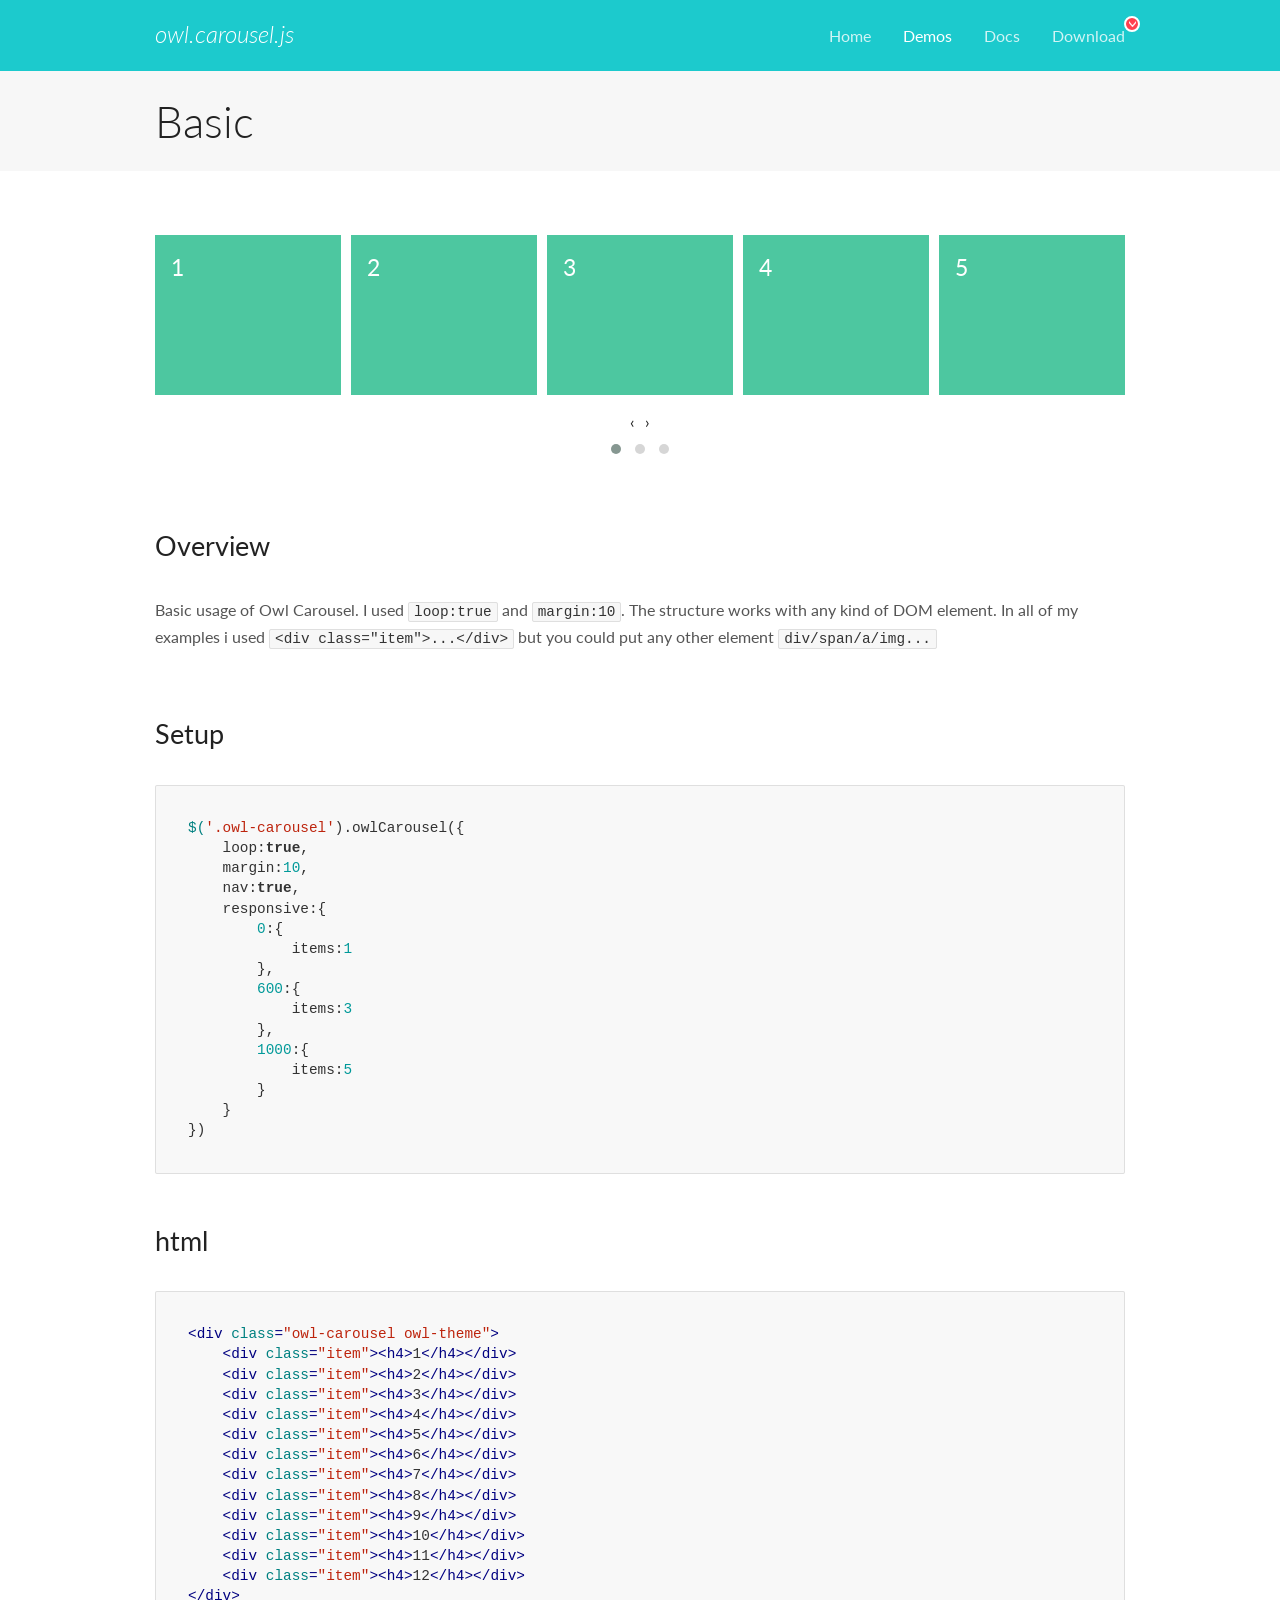
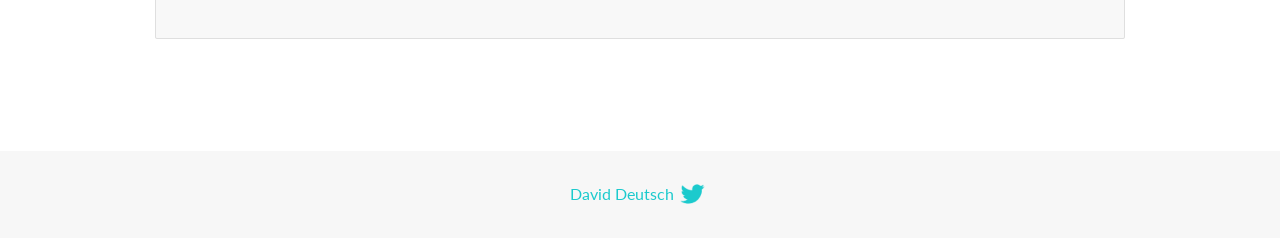
<file: plugins/owlcarousel/docs/demos/basic.html>
<!DOCTYPE html>
<html lang="en">
  <head>

    <!-- head -->
    <meta charset="utf-8">
    <meta name="msapplication-tap-highlight" content="no" />
    <meta name="viewport" content="width=device-width, initial-scale=1.0" />
    <meta name="description" content="Basic usage demo">
    <meta name="author" content="David Deutsch">
    <title>
      Basic Demo | Owl Carousel | 2.3.4
    </title>

    <!-- Stylesheets -->
    <link href='https://fonts.googleapis.com/css?family=Lato:300,400,700,400italic,300italic' rel='stylesheet' type='text/css'>
    <link rel="stylesheet" href="../assets/css/docs.theme.min.css">

    <!-- Owl Stylesheets -->
    <link rel="stylesheet" href="../assets/owlcarousel/assets/owl.carousel.min.css">
    <link rel="stylesheet" href="../assets/owlcarousel/assets/owl.theme.default.min.css">

    <!-- HTML5 shim and Respond.js IE8 support of HTML5 elements and media queries -->

    <!--[if lt IE 9]>
      <script src="https://oss.maxcdn.com/libs/html5shiv/3.7.0/html5shiv.js"></script>
      <script src="https://oss.maxcdn.com/libs/respond.js/1.3.0/respond.min.js"></script>
    <![endif]-->

    <!-- Favicons -->
    <link rel="apple-touch-icon-precomposed" sizes="144x144" href="../assets/ico/apple-touch-icon-144-precomposed.png">
    <link rel="shortcut icon" href="../assets/ico/favicon.png">
    <link rel="shortcut icon" href="favicon.ico">

    <!-- Yeah i know js should not be in header. Its required for demos.-->

    <!-- javascript -->
    <script src="../assets/vendors/jquery.min.js"></script>
    <script src="../assets/owlcarousel/owl.carousel.js"></script>
  </head>
  <body>

    <!-- header -->
    <header class="header">
      <div class="row">
        <div class="large-12 columns">
          <div class="brand left">
            <h3>
              <a href="/OwlCarousel2/">owl.carousel.js</a> 
            </h3>
          </div>
          <a id="toggle-nav" class="right">
            <span></span> <span></span> <span></span> 
          </a> 
          <div class="nav-bar">
            <ul class="clearfix">
              <li> <a href="/OwlCarousel2/index.html">Home</a>  </li>
              <li class="active">
                <a href="/OwlCarousel2/demos/demos.html">Demos</a> 
              </li>
              <li> <a href="/OwlCarousel2/docs/started-welcome.html">Docs</a>  </li>
              <li>
                <a href="https://github.com/OwlCarousel2/OwlCarousel2/archive/2.3.4.zip">Download</a> 
                <span class="download"></span> 
              </li>
            </ul>
          </div>
        </div>
      </div>
    </header>

    <!-- title -->
    <section class="title">
      <div class="row">
        <div class="large-12 columns">
          <h1>Basic</h1>
        </div>
      </div>
    </section>

    <!--  Demos -->
    <section id="demos">
      <div class="row">
        <div class="large-12 columns">
          <div class="owl-carousel owl-theme">
            <div class="item">
              <h4>1</h4>
            </div>
            <div class="item">
              <h4>2</h4>
            </div>
            <div class="item">
              <h4>3</h4>
            </div>
            <div class="item">
              <h4>4</h4>
            </div>
            <div class="item">
              <h4>5</h4>
            </div>
            <div class="item">
              <h4>6</h4>
            </div>
            <div class="item">
              <h4>7</h4>
            </div>
            <div class="item">
              <h4>8</h4>
            </div>
            <div class="item">
              <h4>9</h4>
            </div>
            <div class="item">
              <h4>10</h4>
            </div>
            <div class="item">
              <h4>11</h4>
            </div>
            <div class="item">
              <h4>12</h4>
            </div>
          </div>
          <h3 id="overview">Overview</h3>
          <p>Basic usage of Owl Carousel. I used <code>loop:true</code> and <code>margin:10</code>. The structure works with any kind of DOM element. In all of my examples i used <code>&lt;div class=&quot;item&quot;&gt;...&lt;/div&gt;</code> but you could
            put any other element <code>div/span/a/img...</code></p>
          <h3 id="setup">Setup</h3>
          <pre><code>$(&#39;.owl-carousel&#39;).owlCarousel({
    loop:true,
    margin:10,
    nav:true,
    responsive:{
        0:{
            items:1
        },
        600:{
            items:3
        },
        1000:{
            items:5
        }
    }
})</code></pre>
          <h3 id="html">html</h3>
          <pre><code>&lt;div class=&quot;owl-carousel owl-theme&quot;&gt;
    &lt;div class=&quot;item&quot;&gt;&lt;h4&gt;1&lt;/h4&gt;&lt;/div&gt;
    &lt;div class=&quot;item&quot;&gt;&lt;h4&gt;2&lt;/h4&gt;&lt;/div&gt;
    &lt;div class=&quot;item&quot;&gt;&lt;h4&gt;3&lt;/h4&gt;&lt;/div&gt;
    &lt;div class=&quot;item&quot;&gt;&lt;h4&gt;4&lt;/h4&gt;&lt;/div&gt;
    &lt;div class=&quot;item&quot;&gt;&lt;h4&gt;5&lt;/h4&gt;&lt;/div&gt;
    &lt;div class=&quot;item&quot;&gt;&lt;h4&gt;6&lt;/h4&gt;&lt;/div&gt;
    &lt;div class=&quot;item&quot;&gt;&lt;h4&gt;7&lt;/h4&gt;&lt;/div&gt;
    &lt;div class=&quot;item&quot;&gt;&lt;h4&gt;8&lt;/h4&gt;&lt;/div&gt;
    &lt;div class=&quot;item&quot;&gt;&lt;h4&gt;9&lt;/h4&gt;&lt;/div&gt;
    &lt;div class=&quot;item&quot;&gt;&lt;h4&gt;10&lt;/h4&gt;&lt;/div&gt;
    &lt;div class=&quot;item&quot;&gt;&lt;h4&gt;11&lt;/h4&gt;&lt;/div&gt;
    &lt;div class=&quot;item&quot;&gt;&lt;h4&gt;12&lt;/h4&gt;&lt;/div&gt;
&lt;/div&gt;</code></pre>
          <script>
            $(document).ready(function() {
              var owl = $('.owl-carousel');
              owl.owlCarousel({
                margin: 10,
                nav: true,
                loop: true,
                responsive: {
                  0: {
                    items: 1
                  },
                  600: {
                    items: 3
                  },
                  1000: {
                    items: 5
                  }
                }
              })
            })
          </script>
        </div>
      </div>
    </section>

    <!-- footer -->
    <footer class="footer">
      <div class="row">
        <div class="large-12 columns">
          <h5>
            <a href="/OwlCarousel2/docs/support-contact.html">David Deutsch</a> 
            <a id="custom-tweet-button" href="https://twitter.com/share?url=https://github.com/OwlCarousel2/OwlCarousel2&text=Owl Carousel - This is so awesome! " target="_blank"></a> 
          </h5>
        </div>
      </div>
    </footer>

    <!-- vendors -->
    <script src="../assets/vendors/highlight.js"></script>
    <script src="../assets/js/app.js"></script>
  </body>
</html>
</file>
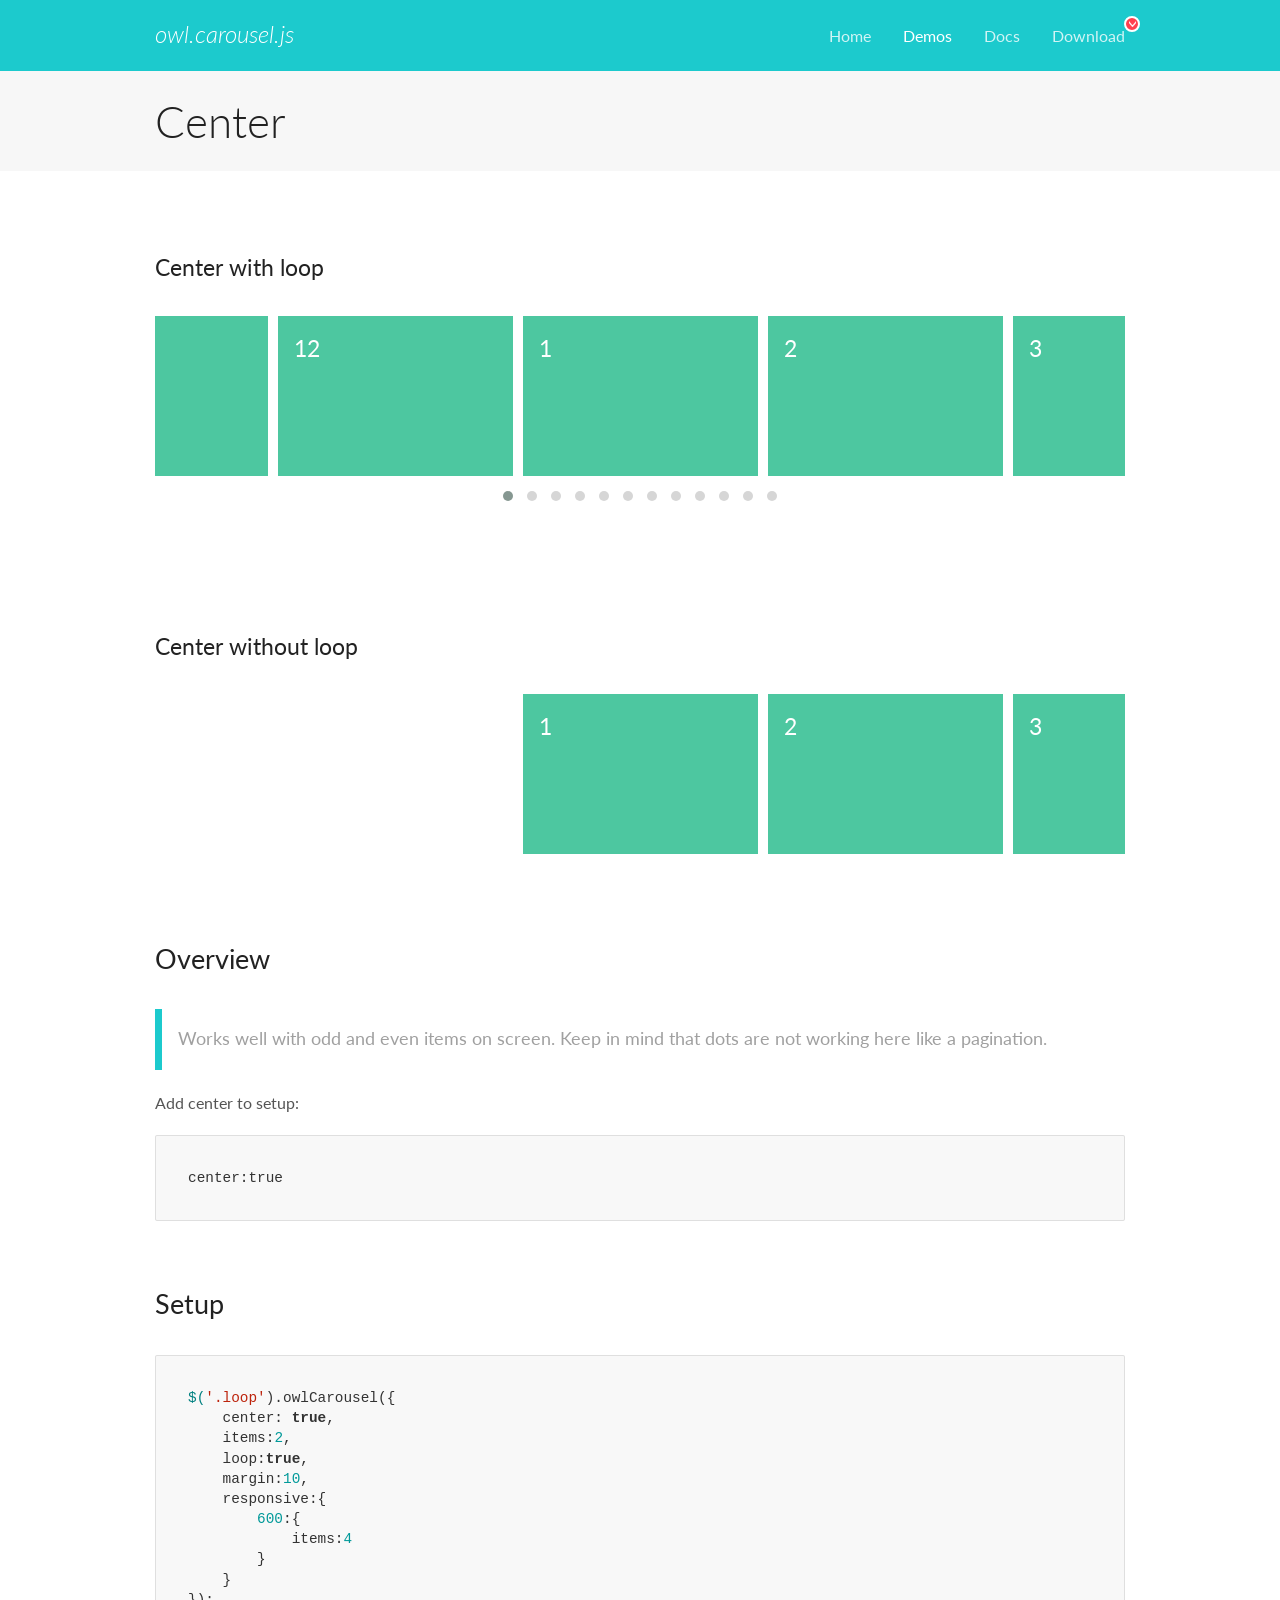
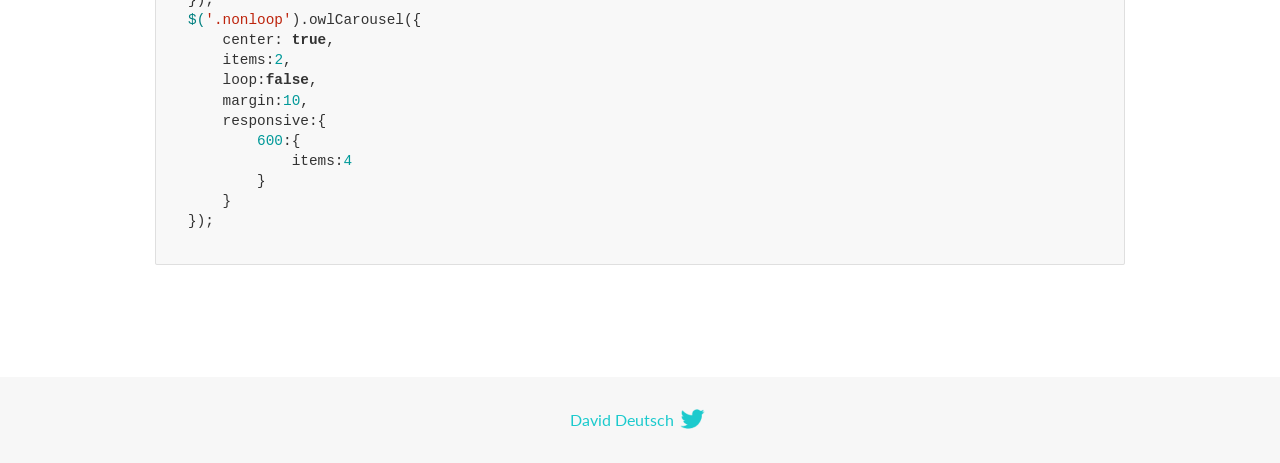
<file: plugins/owlcarousel/docs/demos/center.html>
<!DOCTYPE html>
<html lang="en">
  <head>

    <!-- head -->
    <meta charset="utf-8">
    <meta name="msapplication-tap-highlight" content="no" />
    <meta name="viewport" content="width=device-width, initial-scale=1.0" />
    <meta name="description" content="Center carousel">
    <meta name="author" content="David Deutsch">
    <title>
      Center Demo | Owl Carousel | 2.3.4
    </title>

    <!-- Stylesheets -->
    <link href='https://fonts.googleapis.com/css?family=Lato:300,400,700,400italic,300italic' rel='stylesheet' type='text/css'>
    <link rel="stylesheet" href="../assets/css/docs.theme.min.css">

    <!-- Owl Stylesheets -->
    <link rel="stylesheet" href="../assets/owlcarousel/assets/owl.carousel.min.css">
    <link rel="stylesheet" href="../assets/owlcarousel/assets/owl.theme.default.min.css">

    <!-- HTML5 shim and Respond.js IE8 support of HTML5 elements and media queries -->

    <!--[if lt IE 9]>
      <script src="https://oss.maxcdn.com/libs/html5shiv/3.7.0/html5shiv.js"></script>
      <script src="https://oss.maxcdn.com/libs/respond.js/1.3.0/respond.min.js"></script>
    <![endif]-->

    <!-- Favicons -->
    <link rel="apple-touch-icon-precomposed" sizes="144x144" href="../assets/ico/apple-touch-icon-144-precomposed.png">
    <link rel="shortcut icon" href="../assets/ico/favicon.png">
    <link rel="shortcut icon" href="favicon.ico">

    <!-- Yeah i know js should not be in header. Its required for demos.-->

    <!-- javascript -->
    <script src="../assets/vendors/jquery.min.js"></script>
    <script src="../assets/owlcarousel/owl.carousel.js"></script>
  </head>
  <body>

    <!-- header -->
    <header class="header">
      <div class="row">
        <div class="large-12 columns">
          <div class="brand left">
            <h3>
              <a href="/OwlCarousel2/">owl.carousel.js</a> 
            </h3>
          </div>
          <a id="toggle-nav" class="right">
            <span></span> <span></span> <span></span> 
          </a> 
          <div class="nav-bar">
            <ul class="clearfix">
              <li> <a href="/OwlCarousel2/index.html">Home</a>  </li>
              <li class="active">
                <a href="/OwlCarousel2/demos/demos.html">Demos</a> 
              </li>
              <li> <a href="/OwlCarousel2/docs/started-welcome.html">Docs</a>  </li>
              <li>
                <a href="https://github.com/OwlCarousel2/OwlCarousel2/archive/2.3.4.zip">Download</a> 
                <span class="download"></span> 
              </li>
            </ul>
          </div>
        </div>
      </div>
    </header>

    <!-- title -->
    <section class="title">
      <div class="row">
        <div class="large-12 columns">
          <h1>Center</h1>
        </div>
      </div>
    </section>

    <!--  Demos -->
    <section id="demos">
      <div class="row">
        <div class="large-12 columns">
          <h4 id="center-with-loop">Center with loop</h4>
          <div class="loop owl-carousel owl-theme">
            <div class="item">
              <h4>1</h4>
            </div>
            <div class="item">
              <h4>2</h4>
            </div>
            <div class="item">
              <h4>3</h4>
            </div>
            <div class="item">
              <h4>4</h4>
            </div>
            <div class="item">
              <h4>5</h4>
            </div>
            <div class="item">
              <h4>6</h4>
            </div>
            <div class="item">
              <h4>7</h4>
            </div>
            <div class="item">
              <h4>8</h4>
            </div>
            <div class="item">
              <h4>9</h4>
            </div>
            <div class="item">
              <h4>10</h4>
            </div>
            <div class="item">
              <h4>11</h4>
            </div>
            <div class="item">
              <h4>12</h4>
            </div>
          </div>
          <br>
          <h4 id="center-without-loop">Center without loop</h4>
          <div class="nonloop owl-carousel">
            <div class="item">
              <h4>1</h4>
            </div>
            <div class="item">
              <h4>2</h4>
            </div>
            <div class="item">
              <h4>3</h4>
            </div>
            <div class="item">
              <h4>4</h4>
            </div>
            <div class="item">
              <h4>5</h4>
            </div>
            <div class="item">
              <h4>6</h4>
            </div>
            <div class="item">
              <h4>7</h4>
            </div>
            <div class="item">
              <h4>8</h4>
            </div>
            <div class="item">
              <h4>9</h4>
            </div>
            <div class="item">
              <h4>10</h4>
            </div>
            <div class="item">
              <h4>11</h4>
            </div>
            <div class="item">
              <h4>12</h4>
            </div>
          </div>
          <h3 id="overview">Overview</h3>
          <blockquote>
            <p>Works well with odd and even items on screen. Keep in mind that dots are not working here like a pagination.</p>
          </blockquote>
          <p>Add center to setup:</p>
          <pre><code>center:true</code></pre>
          <h3 id="setup">Setup</h3>
          <pre><code>$(&#39;.loop&#39;).owlCarousel({
    center: true,
    items:2,
    loop:true,
    margin:10,
    responsive:{
        600:{
            items:4
        }
    }
});
$(&#39;.nonloop&#39;).owlCarousel({
    center: true,
    items:2,
    loop:false,
    margin:10,
    responsive:{
        600:{
            items:4
        }
    }
});</code></pre>
          <script>
            jQuery(document).ready(function($) {
              $('.loop').owlCarousel({
                center: true,
                items: 2,
                loop: true,
                margin: 10,
                responsive: {
                  600: {
                    items: 4
                  }
                }
              });
              $('.nonloop').owlCarousel({
                center: true,
                items: 2,
                loop: false,
                margin: 10,
                responsive: {
                  600: {
                    items: 4
                  }
                }
              });
            });
          </script>
        </div>
      </div>
    </section>

    <!-- footer -->
    <footer class="footer">
      <div class="row">
        <div class="large-12 columns">
          <h5>
            <a href="/OwlCarousel2/docs/support-contact.html">David Deutsch</a> 
            <a id="custom-tweet-button" href="https://twitter.com/share?url=https://github.com/OwlCarousel2/OwlCarousel2&text=Owl Carousel - This is so awesome! " target="_blank"></a> 
          </h5>
        </div>
      </div>
    </footer>

    <!-- vendors -->
    <script src="../assets/vendors/highlight.js"></script>
    <script src="../assets/js/app.js"></script>
  </body>
</html>
</file>
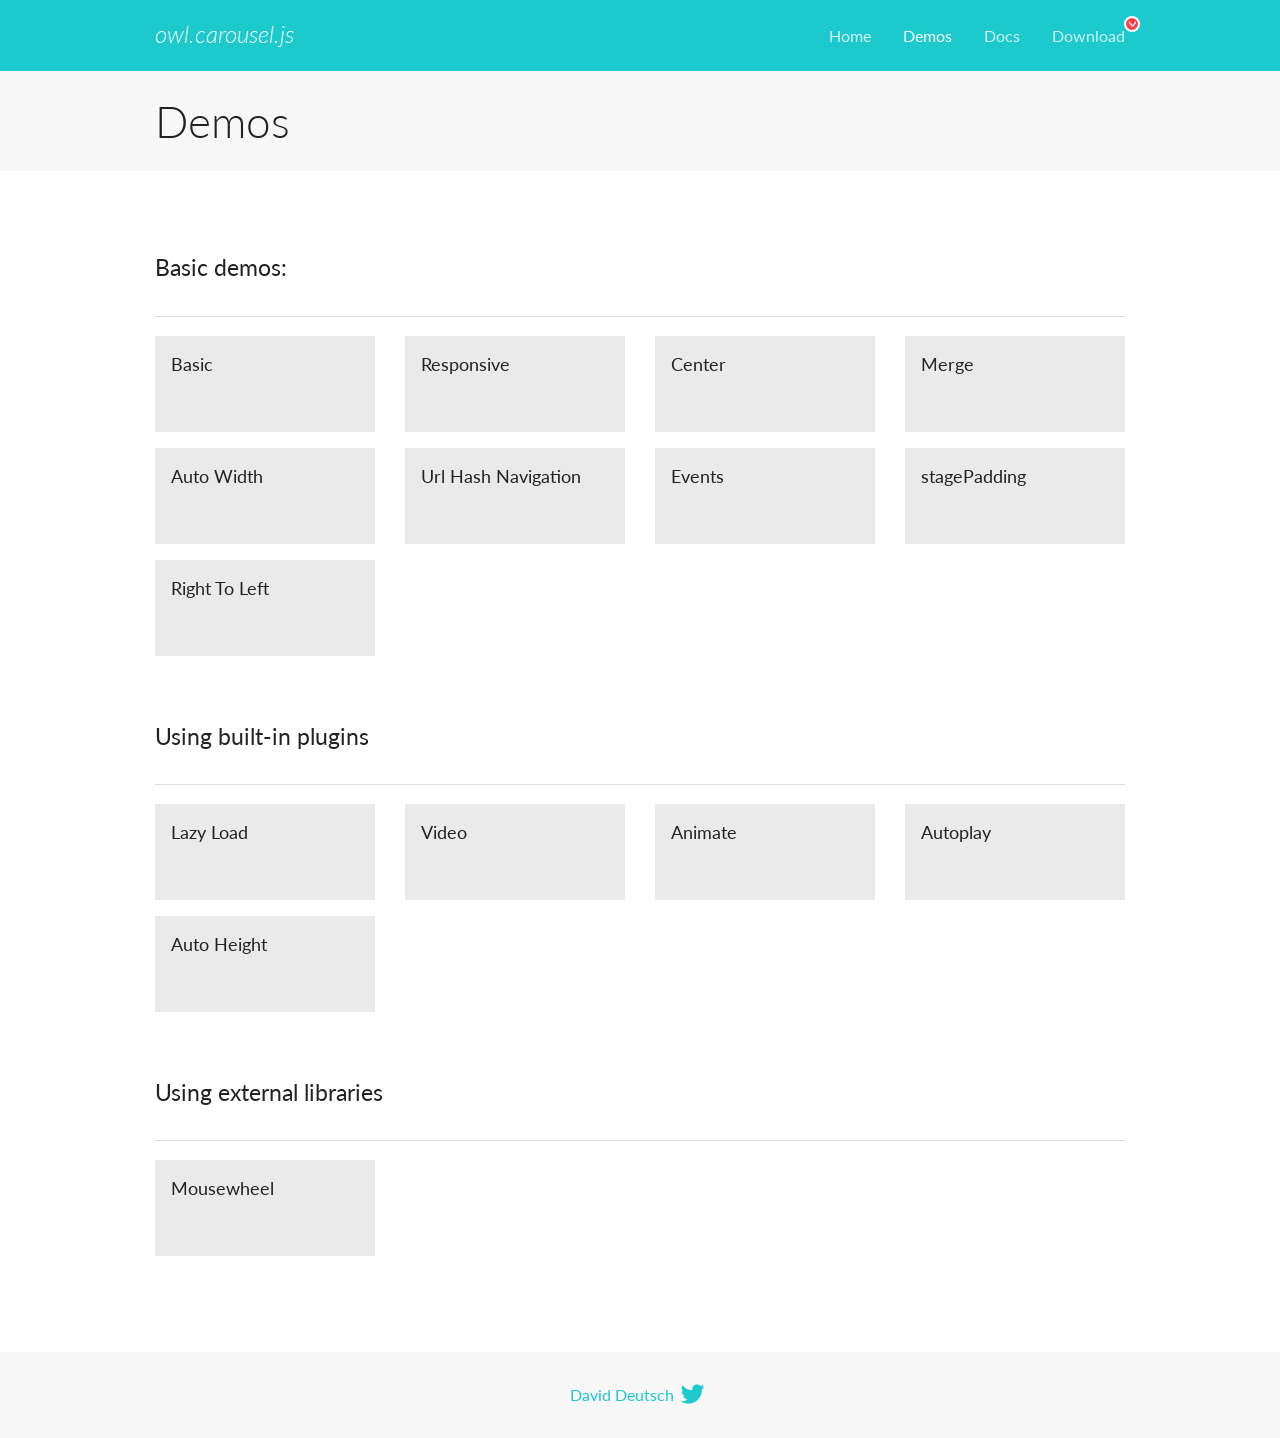
<file: plugins/owlcarousel/docs/demos/demos.html>
<!DOCTYPE html>
<html lang="en">
  <head>

    <!-- head -->
    <meta charset="utf-8">
    <meta name="msapplication-tap-highlight" content="no" />
    <meta name="viewport" content="width=device-width, initial-scale=1.0" />
    <meta name="description" content="A list of Owl Carousel examples.">
    <meta name="author" content="David Deutsch">
    <title>
      Demos | Owl Carousel | 2.3.4
    </title>

    <!-- Stylesheets -->
    <link href='https://fonts.googleapis.com/css?family=Lato:300,400,700,400italic,300italic' rel='stylesheet' type='text/css'>
    <link rel="stylesheet" href="../assets/css/docs.theme.min.css">

    <!-- Owl Stylesheets -->
    <link rel="stylesheet" href="../assets/owlcarousel/assets/owl.carousel.min.css">
    <link rel="stylesheet" href="../assets/owlcarousel/assets/owl.theme.default.min.css">

    <!-- HTML5 shim and Respond.js IE8 support of HTML5 elements and media queries -->

    <!--[if lt IE 9]>
      <script src="https://oss.maxcdn.com/libs/html5shiv/3.7.0/html5shiv.js"></script>
      <script src="https://oss.maxcdn.com/libs/respond.js/1.3.0/respond.min.js"></script>
    <![endif]-->

    <!-- Favicons -->
    <link rel="apple-touch-icon-precomposed" sizes="144x144" href="../assets/ico/apple-touch-icon-144-precomposed.png">
    <link rel="shortcut icon" href="../assets/ico/favicon.png">
    <link rel="shortcut icon" href="favicon.ico">

    <!-- Yeah i know js should not be in header. Its required for demos.-->

    <!-- javascript -->
    <script src="../assets/vendors/jquery.min.js"></script>
    <script src="../assets/owlcarousel/owl.carousel.js"></script>
  </head>
  <body>

    <!-- header -->
    <header class="header">
      <div class="row">
        <div class="large-12 columns">
          <div class="brand left">
            <h3>
              <a href="/OwlCarousel2/">owl.carousel.js</a> 
            </h3>
          </div>
          <a id="toggle-nav" class="right">
            <span></span> <span></span> <span></span> 
          </a> 
          <div class="nav-bar">
            <ul class="clearfix">
              <li> <a href="/OwlCarousel2/index.html">Home</a>  </li>
              <li class="active">
                <a href="/OwlCarousel2/demos/demos.html">Demos</a> 
              </li>
              <li> <a href="/OwlCarousel2/docs/started-welcome.html">Docs</a>  </li>
              <li>
                <a href="https://github.com/OwlCarousel2/OwlCarousel2/archive/2.3.4.zip">Download</a> 
                <span class="download"></span> 
              </li>
            </ul>
          </div>
        </div>
      </div>
    </header>

    <!-- title -->
    <section class="title">
      <div class="row">
        <div class="large-12 columns">
          <h1>Demos</h1>
        </div>
      </div>
    </section>

    <!--  Demos -->
    <section id="demos">
      <div class="row">
        <div class="large-12 columns">
          <h4 id="basic-demos-">Basic demos:</h4>
          <hr>
          <div class="demo-list">
            <div class="row">
              <div class="small-6 medium-4 large-3 columns">
                <a href="basic.html" class="demo-block">
                  <h5>Basic </h5>
                </a> 
              </div>
              <div class="small-6 medium-4 large-3 columns">
                <a href="responsive.html" class="demo-block">
                  <h5>Responsive </h5>
                </a> 
              </div>
              <div class="small-6 medium-4 large-3 columns">
                <a href="center.html" class="demo-block">
                  <h5>Center </h5>
                </a> 
              </div>
              <div class="small-6 medium-4 large-3 columns">
                <a href="merge.html" class="demo-block">
                  <h5>Merge </h5>
                </a> 
              </div>
              <div class="small-6 medium-4 large-3 columns">
                <a href="autowidth.html" class="demo-block">
                  <h5>Auto Width </h5>
                </a> 
              </div>
              <div class="small-6 medium-4 large-3 columns">
                <a href="urlhashnav.html" class="demo-block">
                  <h5>Url Hash Navigation </h5>
                </a> 
              </div>
              <div class="small-6 medium-4 large-3 columns">
                <a href="events.html" class="demo-block">
                  <h5>Events </h5>
                </a> 
              </div>
              <div class="small-6 medium-4 large-3 columns">
                <a href="stagepadding.html" class="demo-block">
                  <h5>stagePadding </h5>
                </a> 
              </div>
              <div class="small-6 medium-4 large-3 columns">
                <a href="rtl.html" class="demo-block">
                  <h5>Right To Left </h5>
                </a> 
              </div>
            </div>
          </div>
          <h4 id="using-built-in-plugins">Using built-in plugins</h4>
          <hr>
          <div class="demo-list">
            <div class="row">
              <div class="small-6 medium-4 large-3 columns">
                <a href="lazyLoad.html" class="demo-block">
                  <h5>Lazy Load </h5>
                </a> 
              </div>
              <div class="small-6 medium-4 large-3 columns">
                <a href="video.html" class="demo-block">
                  <h5>Video </h5>
                </a> 
              </div>
              <div class="small-6 medium-4 large-3 columns">
                <a href="animate.html" class="demo-block">
                  <h5>Animate </h5>
                </a> 
              </div>
              <div class="small-6 medium-4 large-3 columns">
                <a href="autoplay.html" class="demo-block">
                  <h5>Autoplay </h5>
                </a> 
              </div>
              <div class="small-6 medium-4 large-3 columns">
                <a href="autoheight.html" class="demo-block">
                  <h5>Auto Height </h5>
                </a> 
              </div>
            </div>
          </div>
          <h4 id="using-external-libraries">Using external libraries</h4>
          <hr>
          <div class="demo-list">
            <div class="row">
              <div class="small-6 medium-4 large-3 columns">
                <a href="mousewheel.html" class="demo-block">
                  <h5>Mousewheel </h5>
                </a> 
              </div>
            </div>
          </div>
        </div>
      </div>
    </section>

    <!-- footer -->
    <footer class="footer">
      <div class="row">
        <div class="large-12 columns">
          <h5>
            <a href="/OwlCarousel2/docs/support-contact.html">David Deutsch</a> 
            <a id="custom-tweet-button" href="https://twitter.com/share?url=https://github.com/OwlCarousel2/OwlCarousel2&text=Owl Carousel - This is so awesome! " target="_blank"></a> 
          </h5>
        </div>
      </div>
    </footer>

    <!-- vendors -->
    <script src="../assets/vendors/highlight.js"></script>
    <script src="../assets/js/app.js"></script>
  </body>
</html>
</file>
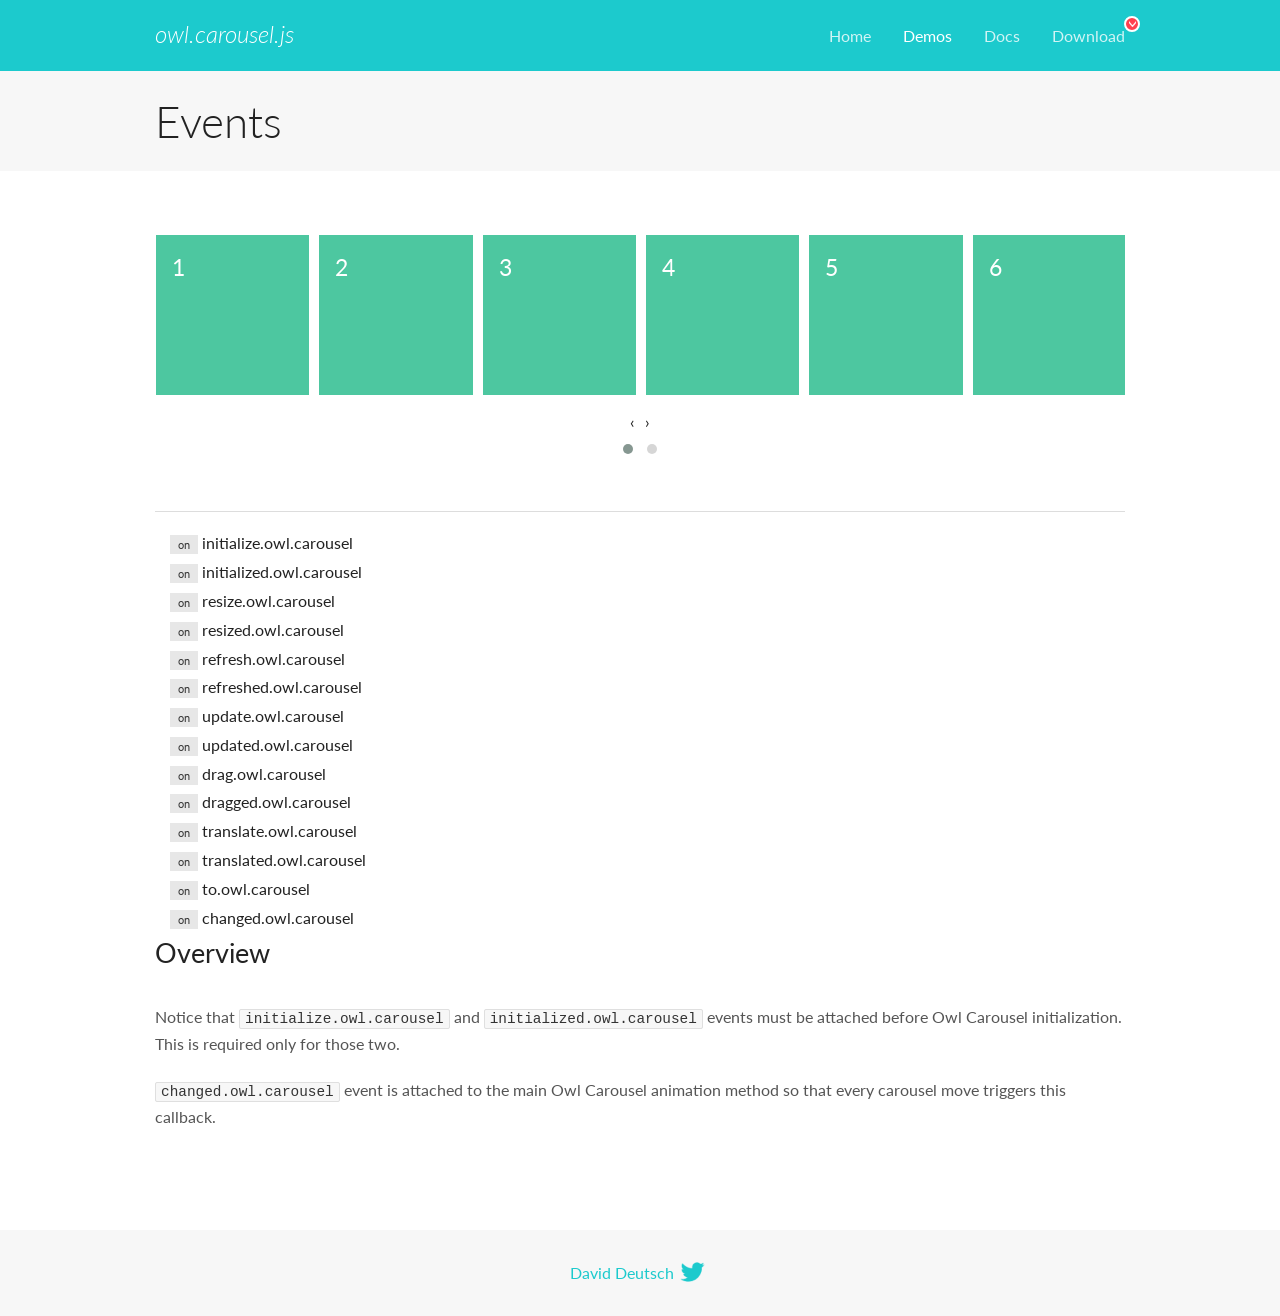
<file: plugins/owlcarousel/docs/demos/events.html>
<!DOCTYPE html>
<html lang="en">
  <head>

    <!-- head -->
    <meta charset="utf-8">
    <meta name="msapplication-tap-highlight" content="no" />
    <meta name="viewport" content="width=device-width, initial-scale=1.0" />
    <meta name="description" content="Events usage demo">
    <meta name="author" content="David Deutsch">
    <title>
      Events Demo | Owl Carousel | 2.3.4
    </title>

    <!-- Stylesheets -->
    <link href='https://fonts.googleapis.com/css?family=Lato:300,400,700,400italic,300italic' rel='stylesheet' type='text/css'>
    <link rel="stylesheet" href="../assets/css/docs.theme.min.css">

    <!-- Owl Stylesheets -->
    <link rel="stylesheet" href="../assets/owlcarousel/assets/owl.carousel.min.css">
    <link rel="stylesheet" href="../assets/owlcarousel/assets/owl.theme.default.min.css">

    <!-- HTML5 shim and Respond.js IE8 support of HTML5 elements and media queries -->

    <!--[if lt IE 9]>
      <script src="https://oss.maxcdn.com/libs/html5shiv/3.7.0/html5shiv.js"></script>
      <script src="https://oss.maxcdn.com/libs/respond.js/1.3.0/respond.min.js"></script>
    <![endif]-->

    <!-- Favicons -->
    <link rel="apple-touch-icon-precomposed" sizes="144x144" href="../assets/ico/apple-touch-icon-144-precomposed.png">
    <link rel="shortcut icon" href="../assets/ico/favicon.png">
    <link rel="shortcut icon" href="favicon.ico">

    <!-- Yeah i know js should not be in header. Its required for demos.-->

    <!-- javascript -->
    <script src="../assets/vendors/jquery.min.js"></script>
    <script src="../assets/owlcarousel/owl.carousel.js"></script>
  </head>
  <body>

    <!-- header -->
    <header class="header">
      <div class="row">
        <div class="large-12 columns">
          <div class="brand left">
            <h3>
              <a href="/OwlCarousel2/">owl.carousel.js</a> 
            </h3>
          </div>
          <a id="toggle-nav" class="right">
            <span></span> <span></span> <span></span> 
          </a> 
          <div class="nav-bar">
            <ul class="clearfix">
              <li> <a href="/OwlCarousel2/index.html">Home</a>  </li>
              <li class="active">
                <a href="/OwlCarousel2/demos/demos.html">Demos</a> 
              </li>
              <li> <a href="/OwlCarousel2/docs/started-welcome.html">Docs</a>  </li>
              <li>
                <a href="https://github.com/OwlCarousel2/OwlCarousel2/archive/2.3.4.zip">Download</a> 
                <span class="download"></span> 
              </li>
            </ul>
          </div>
        </div>
      </div>
    </header>

    <!-- title -->
    <section class="title">
      <div class="row">
        <div class="large-12 columns">
          <h1>Events</h1>
        </div>
      </div>
    </section>

    <!--  Demos -->
    <section id="demos">
      <div class="row">
        <div class="large-12 columns">
          <div class="owl-carousel owl-theme">
            <div class="item">
              <h4>1</h4>
            </div>
            <div class="item">
              <h4>2</h4>
            </div>
            <div class="item">
              <h4>3</h4>
            </div>
            <div class="item">
              <h4>4</h4>
            </div>
            <div class="item">
              <h4>5</h4>
            </div>
            <div class="item">
              <h4>6</h4>
            </div>
            <div class="item">
              <h4>7</h4>
            </div>
            <div class="item">
              <h4>8</h4>
            </div>
            <div class="item">
              <h4>9</h4>
            </div>
            <div class="item">
              <h4>10</h4>
            </div>
            <div class="item">
              <h4>11</h4>
            </div>
            <div class="item">
              <h4>12</h4>
            </div>
          </div>
          <hr>
          <div class="large-12 columns callbacks">
            <div><span class="label secondary initialize">on</span>  initialize.owl.carousel </div>
            <div><span class="label secondary initialized">on</span>  initialized.owl.carousel </div>
            <div><span class="label secondary resize">on</span>  resize.owl.carousel </div>
            <div><span class="label secondary resized">on</span>  resized.owl.carousel </div>
            <div><span class="label secondary refresh">on</span>  refresh.owl.carousel </div>
            <div><span class="label secondary refreshed">on</span>  refreshed.owl.carousel </div>
            <div><span class="label secondary update">on</span>  update.owl.carousel </div>
            <div><span class="label secondary updated">on</span>  updated.owl.carousel </div>
            <div><span class="label secondary drag">on</span>  drag.owl.carousel </div>
            <div><span class="label secondary dragged">on</span>  dragged.owl.carousel </div>
            <div><span class="label secondary translate">on</span>  translate.owl.carousel </div>
            <div><span class="label secondary translated">on</span>  translated.owl.carousel </div>
            <div><span class="label secondary to">on</span>  to.owl.carousel </div>
            <div><span class="label secondary changed">on</span>  changed.owl.carousel </div>
          </div>
          <h3 id="overview">Overview</h3>
          <p>Notice that <code>initialize.owl.carousel</code> and <code>initialized.owl.carousel</code> events must be attached before Owl Carousel initialization. This is required only for those two.</p>
          <p><code>changed.owl.carousel</code> event is attached to the main Owl Carousel animation method so that every carousel move triggers this callback.</p>
          <script>
            jQuery(document).ready(function($) {
              var owl = $('.owl-carousel');
              owl.on('initialize.owl.carousel initialized.owl.carousel ' +
                'initialize.owl.carousel initialize.owl.carousel ' +
                'resize.owl.carousel resized.owl.carousel ' +
                'refresh.owl.carousel refreshed.owl.carousel ' +
                'update.owl.carousel updated.owl.carousel ' +
                'drag.owl.carousel dragged.owl.carousel ' +
                'translate.owl.carousel translated.owl.carousel ' +
                'to.owl.carousel changed.owl.carousel',
                function(e) {
                  $('.' + e.type)
                    .removeClass('secondary')
                    .addClass('success');
                  window.setTimeout(function() {
                    $('.' + e.type)
                      .removeClass('success')
                      .addClass('secondary');
                  }, 500);
                });
              owl.owlCarousel({
                loop: true,
                nav: true,
                lazyLoad: true,
                margin: 10,
                video: true,
                responsive: {
                  0: {
                    items: 1
                  },
                  600: {
                    items: 3
                  },
                  960: {
                    items: 5,
                  },
                  1200: {
                    items: 6
                  }
                }
              });
            });
          </script>
        </div>
      </div>
    </section>

    <!-- footer -->
    <footer class="footer">
      <div class="row">
        <div class="large-12 columns">
          <h5>
            <a href="/OwlCarousel2/docs/support-contact.html">David Deutsch</a> 
            <a id="custom-tweet-button" href="https://twitter.com/share?url=https://github.com/OwlCarousel2/OwlCarousel2&text=Owl Carousel - This is so awesome! " target="_blank"></a> 
          </h5>
        </div>
      </div>
    </footer>

    <!-- vendors -->
    <script src="../assets/vendors/highlight.js"></script>
    <script src="../assets/js/app.js"></script>
  </body>
</html>
</file>
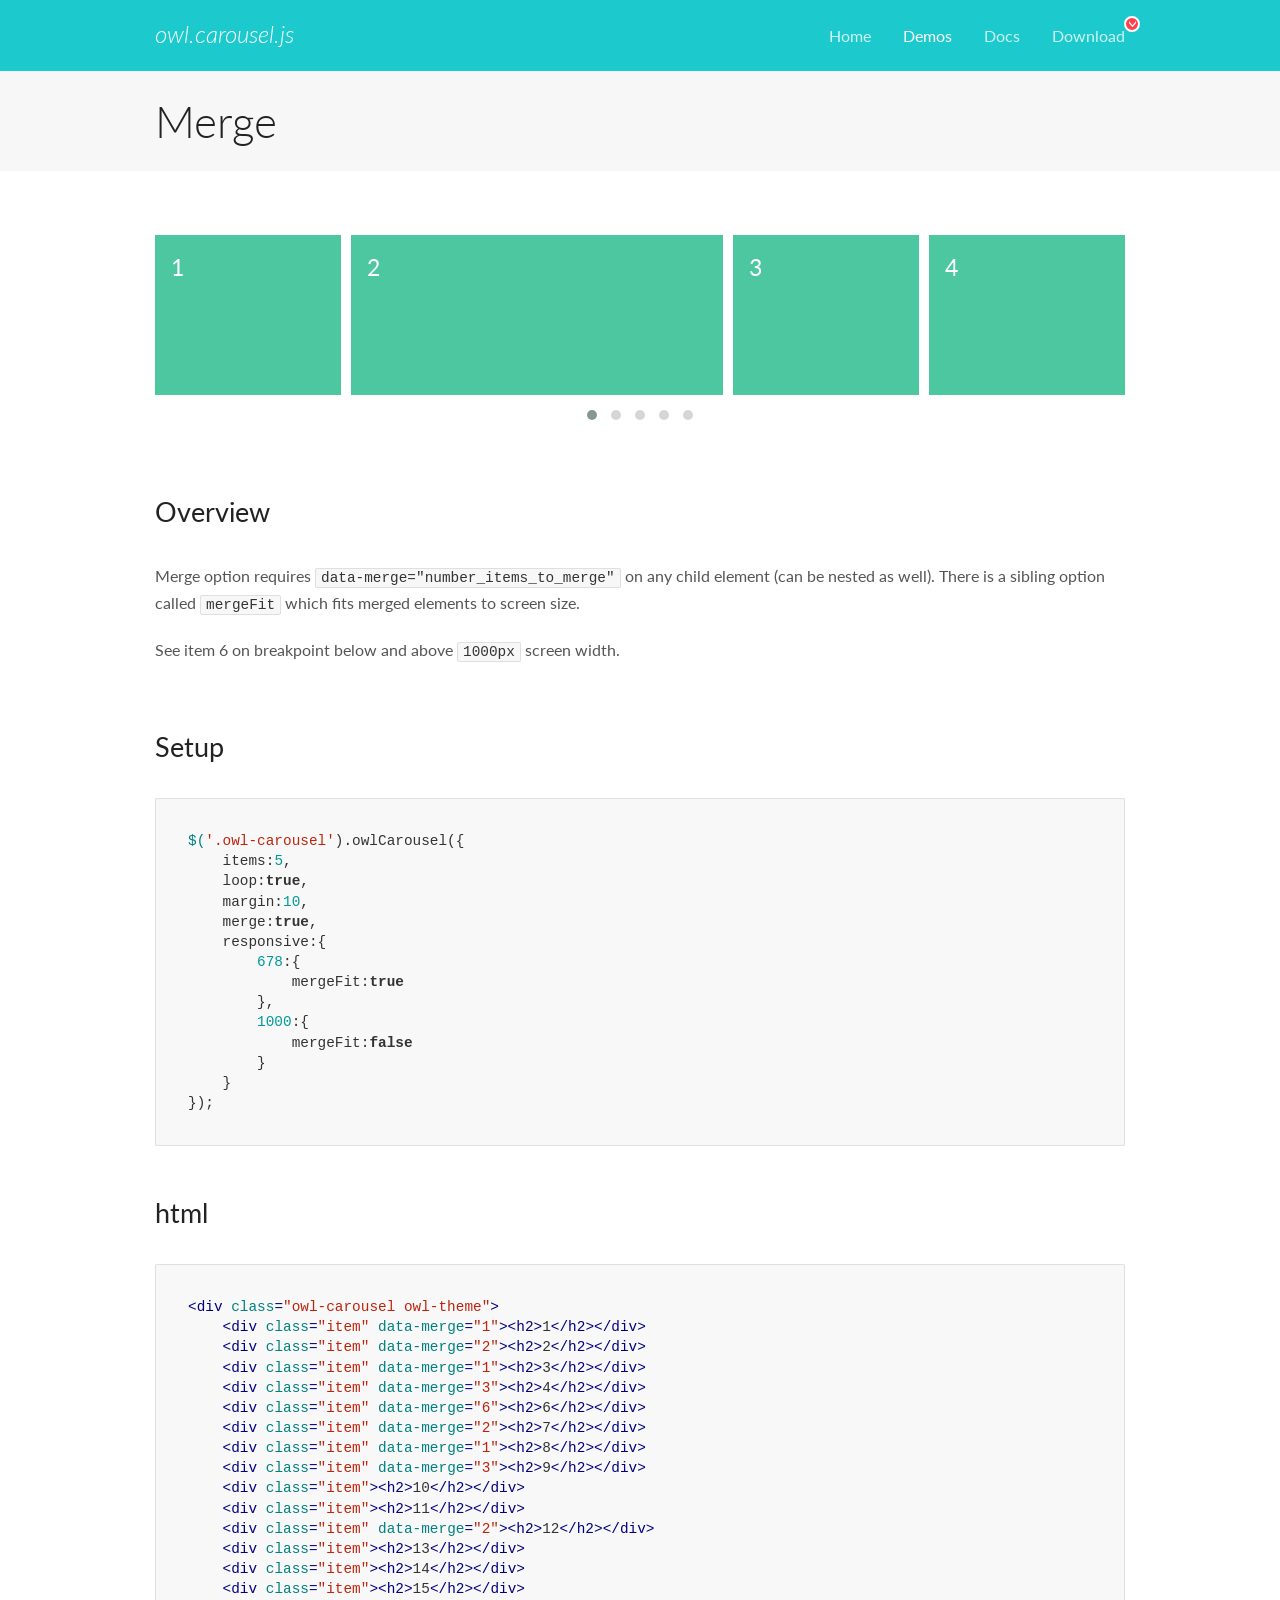
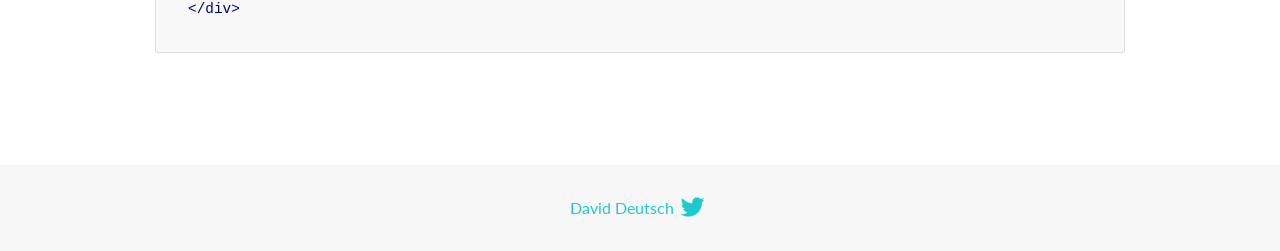
<file: plugins/owlcarousel/docs/demos/merge.html>
<!DOCTYPE html>
<html lang="en">
  <head>

    <!-- head -->
    <meta charset="utf-8">
    <meta name="msapplication-tap-highlight" content="no" />
    <meta name="viewport" content="width=device-width, initial-scale=1.0" />
    <meta name="description" content="Merge Items">
    <meta name="author" content="David Deutsch">
    <title>
      Merge Demo | Owl Carousel | 2.3.4
    </title>

    <!-- Stylesheets -->
    <link href='https://fonts.googleapis.com/css?family=Lato:300,400,700,400italic,300italic' rel='stylesheet' type='text/css'>
    <link rel="stylesheet" href="../assets/css/docs.theme.min.css">

    <!-- Owl Stylesheets -->
    <link rel="stylesheet" href="../assets/owlcarousel/assets/owl.carousel.min.css">
    <link rel="stylesheet" href="../assets/owlcarousel/assets/owl.theme.default.min.css">

    <!-- HTML5 shim and Respond.js IE8 support of HTML5 elements and media queries -->

    <!--[if lt IE 9]>
      <script src="https://oss.maxcdn.com/libs/html5shiv/3.7.0/html5shiv.js"></script>
      <script src="https://oss.maxcdn.com/libs/respond.js/1.3.0/respond.min.js"></script>
    <![endif]-->

    <!-- Favicons -->
    <link rel="apple-touch-icon-precomposed" sizes="144x144" href="../assets/ico/apple-touch-icon-144-precomposed.png">
    <link rel="shortcut icon" href="../assets/ico/favicon.png">
    <link rel="shortcut icon" href="favicon.ico">

    <!-- Yeah i know js should not be in header. Its required for demos.-->

    <!-- javascript -->
    <script src="../assets/vendors/jquery.min.js"></script>
    <script src="../assets/owlcarousel/owl.carousel.js"></script>
  </head>
  <body>

    <!-- header -->
    <header class="header">
      <div class="row">
        <div class="large-12 columns">
          <div class="brand left">
            <h3>
              <a href="/OwlCarousel2/">owl.carousel.js</a> 
            </h3>
          </div>
          <a id="toggle-nav" class="right">
            <span></span> <span></span> <span></span> 
          </a> 
          <div class="nav-bar">
            <ul class="clearfix">
              <li> <a href="/OwlCarousel2/index.html">Home</a>  </li>
              <li class="active">
                <a href="/OwlCarousel2/demos/demos.html">Demos</a> 
              </li>
              <li> <a href="/OwlCarousel2/docs/started-welcome.html">Docs</a>  </li>
              <li>
                <a href="https://github.com/OwlCarousel2/OwlCarousel2/archive/2.3.4.zip">Download</a> 
                <span class="download"></span> 
              </li>
            </ul>
          </div>
        </div>
      </div>
    </header>

    <!-- title -->
    <section class="title">
      <div class="row">
        <div class="large-12 columns">
          <h1>Merge</h1>
        </div>
      </div>
    </section>

    <!--  Demos -->
    <section id="demos">
      <div class="row">
        <div class="large-12 columns">
          <div class="owl-carousel owl-theme">
            <div class="item" data-merge="1">
              <h4>1</h4>
            </div>
            <div class="item" data-merge="2">
              <h4>2</h4>
            </div>
            <div class="item" data-merge="1">
              <h4>3</h4>
            </div>
            <div class="item" data-merge="3">
              <h4>4</h4>
            </div>
            <div class="item" data-merge="6">
              <h4>6</h4>
            </div>
            <div class="item" data-merge="2">
              <h4>7</h4>
            </div>
            <div class="item" data-merge="1">
              <h4>8</h4>
            </div>
            <div class="item" data-merge="3">
              <h4>9</h4>
            </div>
            <div class="item">
              <h4>10</h4>
            </div>
            <div class="item">
              <h4>11</h4>
            </div>
            <div class="item" data-merge="2">
              <h4>12</h4>
            </div>
            <div class="item">
              <h4>13</h4>
            </div>
            <div class="item">
              <h4>14</h4>
            </div>
            <div class="item">
              <h4>15</h4>
            </div>
          </div>
          <h3 id="overview">Overview</h3>
          <p>Merge option requires <code>data-merge=&quot;number_items_to_merge&quot;</code> on any child element (can be nested as well). There is a sibling option called <code>mergeFit</code> which fits merged elements to screen size. </p>
          <p>See item 6 on breakpoint below and above <code>1000px</code> screen width.</p>
          <h3 id="setup">Setup</h3>
          <pre><code>$(&#39;.owl-carousel&#39;).owlCarousel({
    items:5,
    loop:true,
    margin:10,
    merge:true,
    responsive:{
        678:{
            mergeFit:true
        },
        1000:{
            mergeFit:false
        }
    }
});</code></pre>
          <h3 id="html">html</h3>
          <pre><code>&lt;div class=&quot;owl-carousel owl-theme&quot;&gt;
    &lt;div class=&quot;item&quot; data-merge=&quot;1&quot;&gt;&lt;h2&gt;1&lt;/h2&gt;&lt;/div&gt;
    &lt;div class=&quot;item&quot; data-merge=&quot;2&quot;&gt;&lt;h2&gt;2&lt;/h2&gt;&lt;/div&gt;
    &lt;div class=&quot;item&quot; data-merge=&quot;1&quot;&gt;&lt;h2&gt;3&lt;/h2&gt;&lt;/div&gt;
    &lt;div class=&quot;item&quot; data-merge=&quot;3&quot;&gt;&lt;h2&gt;4&lt;/h2&gt;&lt;/div&gt;
    &lt;div class=&quot;item&quot; data-merge=&quot;6&quot;&gt;&lt;h2&gt;6&lt;/h2&gt;&lt;/div&gt;
    &lt;div class=&quot;item&quot; data-merge=&quot;2&quot;&gt;&lt;h2&gt;7&lt;/h2&gt;&lt;/div&gt;
    &lt;div class=&quot;item&quot; data-merge=&quot;1&quot;&gt;&lt;h2&gt;8&lt;/h2&gt;&lt;/div&gt;
    &lt;div class=&quot;item&quot; data-merge=&quot;3&quot;&gt;&lt;h2&gt;9&lt;/h2&gt;&lt;/div&gt;
    &lt;div class=&quot;item&quot;&gt;&lt;h2&gt;10&lt;/h2&gt;&lt;/div&gt;
    &lt;div class=&quot;item&quot;&gt;&lt;h2&gt;11&lt;/h2&gt;&lt;/div&gt;
    &lt;div class=&quot;item&quot; data-merge=&quot;2&quot;&gt;&lt;h2&gt;12&lt;/h2&gt;&lt;/div&gt;
    &lt;div class=&quot;item&quot;&gt;&lt;h2&gt;13&lt;/h2&gt;&lt;/div&gt;
    &lt;div class=&quot;item&quot;&gt;&lt;h2&gt;14&lt;/h2&gt;&lt;/div&gt;
    &lt;div class=&quot;item&quot;&gt;&lt;h2&gt;15&lt;/h2&gt;&lt;/div&gt;
&lt;/div&gt;</code></pre>
          <script>
            $(document).ready(function() {
              $('.owl-carousel').owlCarousel({
                items: 5,
                loop: true,
                margin: 10,
                merge: true,
                responsive: {
                  678: {
                    mergeFit: true
                  },
                  1000: {
                    mergeFit: false
                  }
                }
              });
            })
          </script>
        </div>
      </div>
    </section>

    <!-- footer -->
    <footer class="footer">
      <div class="row">
        <div class="large-12 columns">
          <h5>
            <a href="/OwlCarousel2/docs/support-contact.html">David Deutsch</a> 
            <a id="custom-tweet-button" href="https://twitter.com/share?url=https://github.com/OwlCarousel2/OwlCarousel2&text=Owl Carousel - This is so awesome! " target="_blank"></a> 
          </h5>
        </div>
      </div>
    </footer>

    <!-- vendors -->
    <script src="../assets/vendors/highlight.js"></script>
    <script src="../assets/js/app.js"></script>
  </body>
</html>
</file>
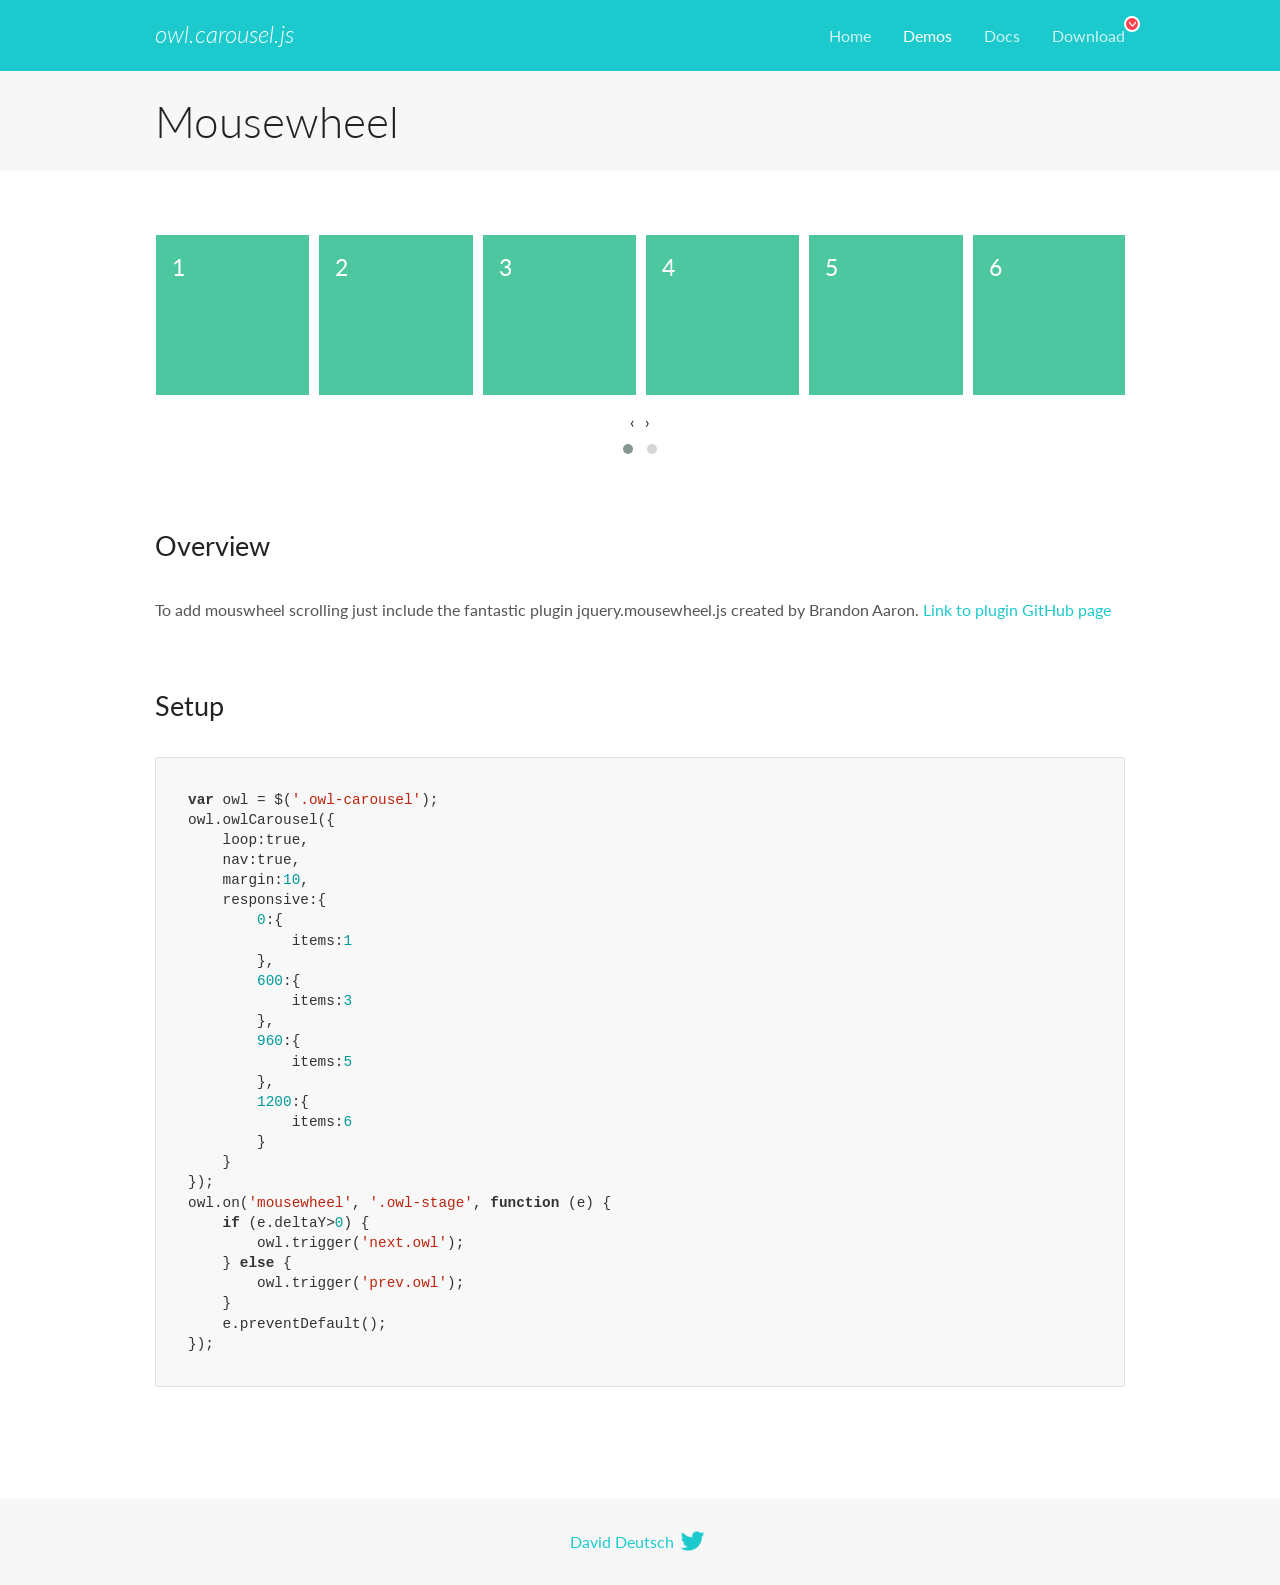
<file: plugins/owlcarousel/docs/demos/mousewheel.html>
<!DOCTYPE html>
<html lang="en">
  <head>

    <!-- head -->
    <meta charset="utf-8">
    <meta name="msapplication-tap-highlight" content="no" />
    <meta name="viewport" content="width=device-width, initial-scale=1.0" />
    <meta name="description" content="Mousewheel usage demo">
    <meta name="author" content="David Deutsch">
    <title>
      Mousewheel Demo | Owl Carousel | 2.3.4
    </title>

    <!-- Stylesheets -->
    <link href='https://fonts.googleapis.com/css?family=Lato:300,400,700,400italic,300italic' rel='stylesheet' type='text/css'>
    <link rel="stylesheet" href="../assets/css/docs.theme.min.css">

    <!-- Owl Stylesheets -->
    <link rel="stylesheet" href="../assets/owlcarousel/assets/owl.carousel.min.css">
    <link rel="stylesheet" href="../assets/owlcarousel/assets/owl.theme.default.min.css">

    <!-- HTML5 shim and Respond.js IE8 support of HTML5 elements and media queries -->

    <!--[if lt IE 9]>
      <script src="https://oss.maxcdn.com/libs/html5shiv/3.7.0/html5shiv.js"></script>
      <script src="https://oss.maxcdn.com/libs/respond.js/1.3.0/respond.min.js"></script>
    <![endif]-->

    <!-- Favicons -->
    <link rel="apple-touch-icon-precomposed" sizes="144x144" href="../assets/ico/apple-touch-icon-144-precomposed.png">
    <link rel="shortcut icon" href="../assets/ico/favicon.png">
    <link rel="shortcut icon" href="favicon.ico">

    <!-- Yeah i know js should not be in header. Its required for demos.-->

    <!-- javascript -->
    <script src="../assets/vendors/jquery.min.js"></script>
    <script src="../assets/owlcarousel/owl.carousel.js"></script>
  </head>
  <body>

    <!-- header -->
    <header class="header">
      <div class="row">
        <div class="large-12 columns">
          <div class="brand left">
            <h3>
              <a href="/OwlCarousel2/">owl.carousel.js</a> 
            </h3>
          </div>
          <a id="toggle-nav" class="right">
            <span></span> <span></span> <span></span> 
          </a> 
          <div class="nav-bar">
            <ul class="clearfix">
              <li> <a href="/OwlCarousel2/index.html">Home</a>  </li>
              <li class="active">
                <a href="/OwlCarousel2/demos/demos.html">Demos</a> 
              </li>
              <li> <a href="/OwlCarousel2/docs/started-welcome.html">Docs</a>  </li>
              <li>
                <a href="https://github.com/OwlCarousel2/OwlCarousel2/archive/2.3.4.zip">Download</a> 
                <span class="download"></span> 
              </li>
            </ul>
          </div>
        </div>
      </div>
    </header>

    <!-- title -->
    <section class="title">
      <div class="row">
        <div class="large-12 columns">
          <h1>Mousewheel</h1>
        </div>
      </div>
    </section>

    <!--  Demos -->
    <section id="demos">
      <div class="row">
        <div class="large-12 columns">
          <div class="owl-carousel owl-theme">
            <div class="item">
              <h4>1</h4>
            </div>
            <div class="item">
              <h4>2</h4>
            </div>
            <div class="item">
              <h4>3</h4>
            </div>
            <div class="item">
              <h4>4</h4>
            </div>
            <div class="item">
              <h4>5</h4>
            </div>
            <div class="item">
              <h4>6</h4>
            </div>
            <div class="item">
              <h4>7</h4>
            </div>
            <div class="item">
              <h4>8</h4>
            </div>
            <div class="item">
              <h4>9</h4>
            </div>
            <div class="item">
              <h4>10</h4>
            </div>
            <div class="item">
              <h4>11</h4>
            </div>
            <div class="item">
              <h4>12</h4>
            </div>
          </div>
          <h3 id="overview">Overview</h3>
          <p>To add mouswheel scrolling just include the fantastic plugin jquery.mousewheel.js created by Brandon Aaron.
            <a href="https://github.com/brandonaaron/jquery-mousewheel">Link to plugin GitHub page</a> 
          </p>
          <h3 id="setup">Setup</h3>
          <pre><code>var owl = $(&#39;.owl-carousel&#39;);
owl.owlCarousel({
    loop:true,
    nav:true,
    margin:10,
    responsive:{
        0:{
            items:1
        },
        600:{
            items:3
        },            
        960:{
            items:5
        },
        1200:{
            items:6
        }
    }
});
owl.on(&#39;mousewheel&#39;, &#39;.owl-stage&#39;, function (e) {
    if (e.deltaY&gt;0) {
        owl.trigger(&#39;next.owl&#39;);
    } else {
        owl.trigger(&#39;prev.owl&#39;);
    }
    e.preventDefault();
});</code></pre>
          <script src="../assets/vendors/jquery.mousewheel.min.js"></script>
          <script>
            $(document).ready(function() {
              var owl = $('.owl-carousel');
              owl.owlCarousel({
                loop: true,
                nav: true,
                margin: 10,
                responsive: {
                  0: {
                    items: 1
                  },
                  600: {
                    items: 3
                  },
                  960: {
                    items: 5
                  },
                  1200: {
                    items: 6
                  }
                }
              });
              owl.on('mousewheel', '.owl-stage', function(e) {
                if (e.deltaY > 0) {
                  owl.trigger('next.owl');
                } else {
                  owl.trigger('prev.owl');
                }
                e.preventDefault();
              });
            })
          </script>
        </div>
      </div>
    </section>

    <!-- footer -->
    <footer class="footer">
      <div class="row">
        <div class="large-12 columns">
          <h5>
            <a href="/OwlCarousel2/docs/support-contact.html">David Deutsch</a> 
            <a id="custom-tweet-button" href="https://twitter.com/share?url=https://github.com/OwlCarousel2/OwlCarousel2&text=Owl Carousel - This is so awesome! " target="_blank"></a> 
          </h5>
        </div>
      </div>
    </footer>

    <!-- vendors -->
    <script src="../assets/vendors/highlight.js"></script>
    <script src="../assets/js/app.js"></script>
  </body>
</html>
</file>
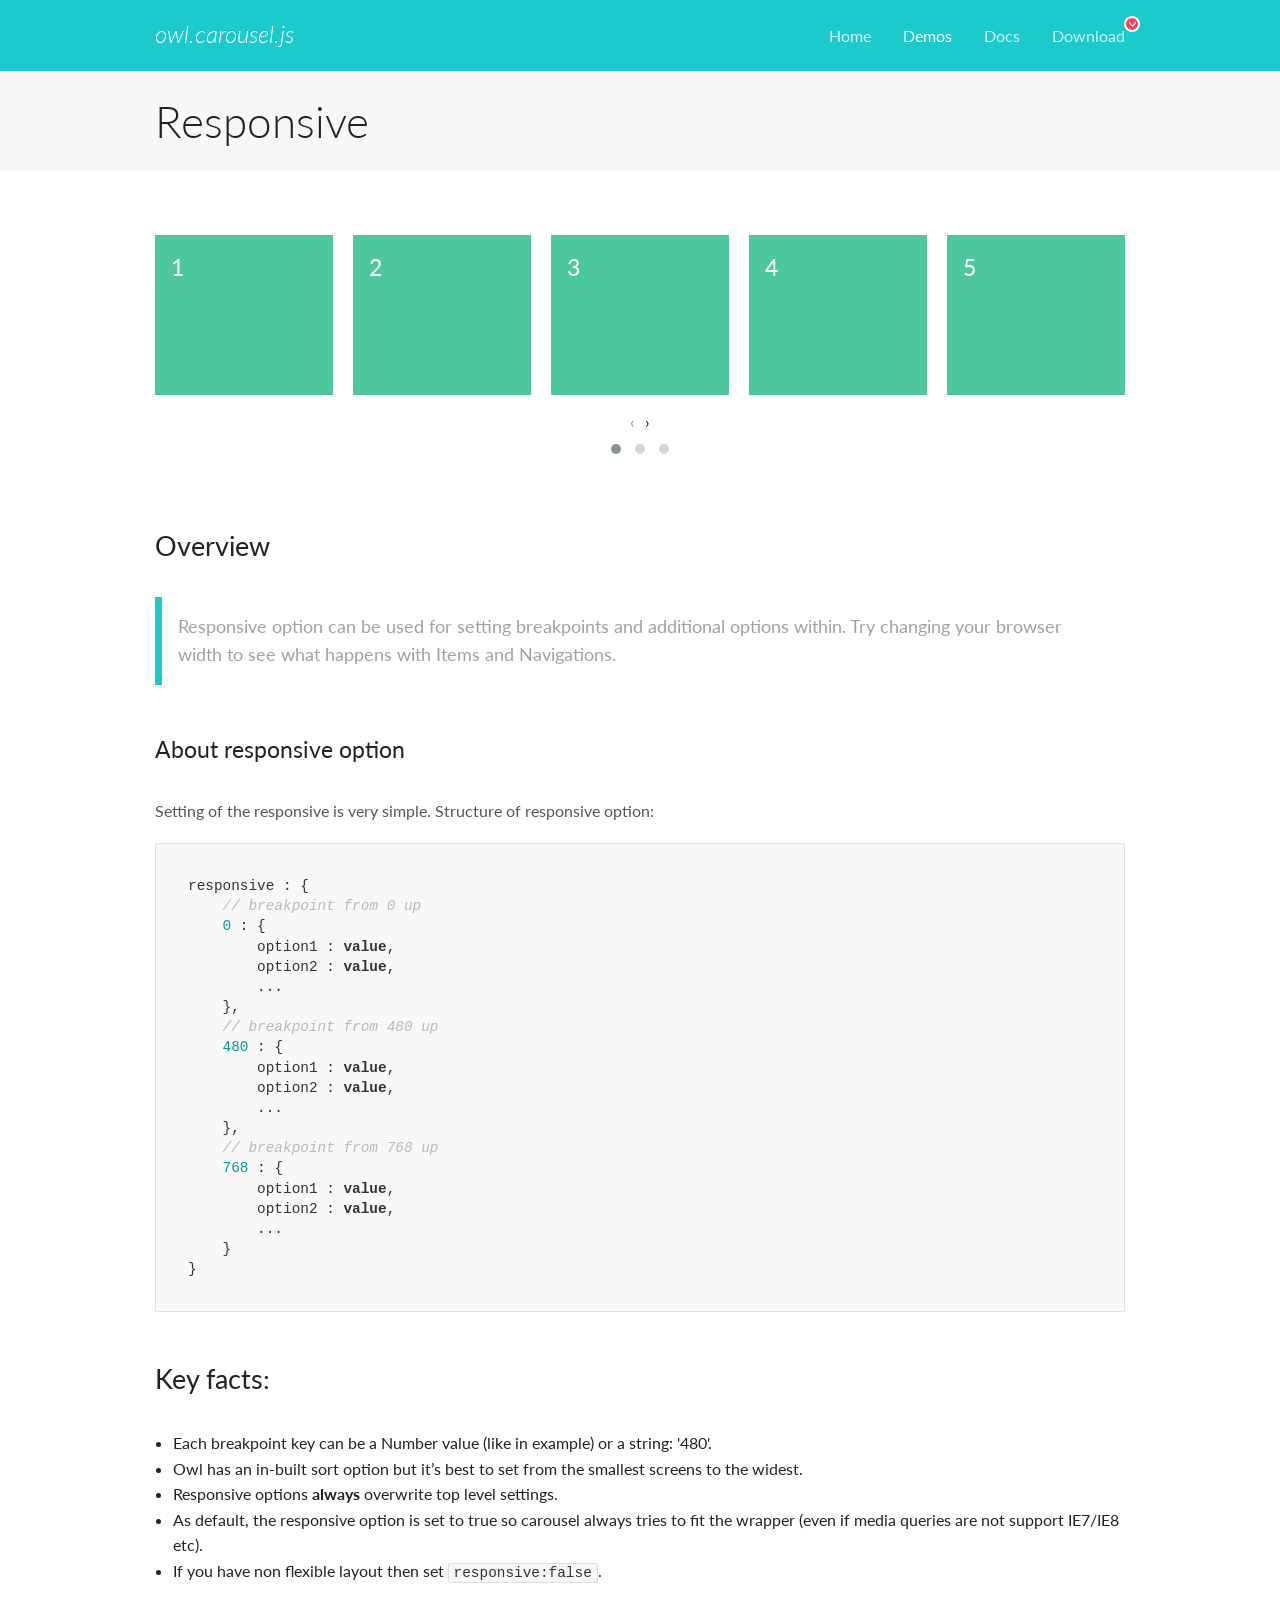
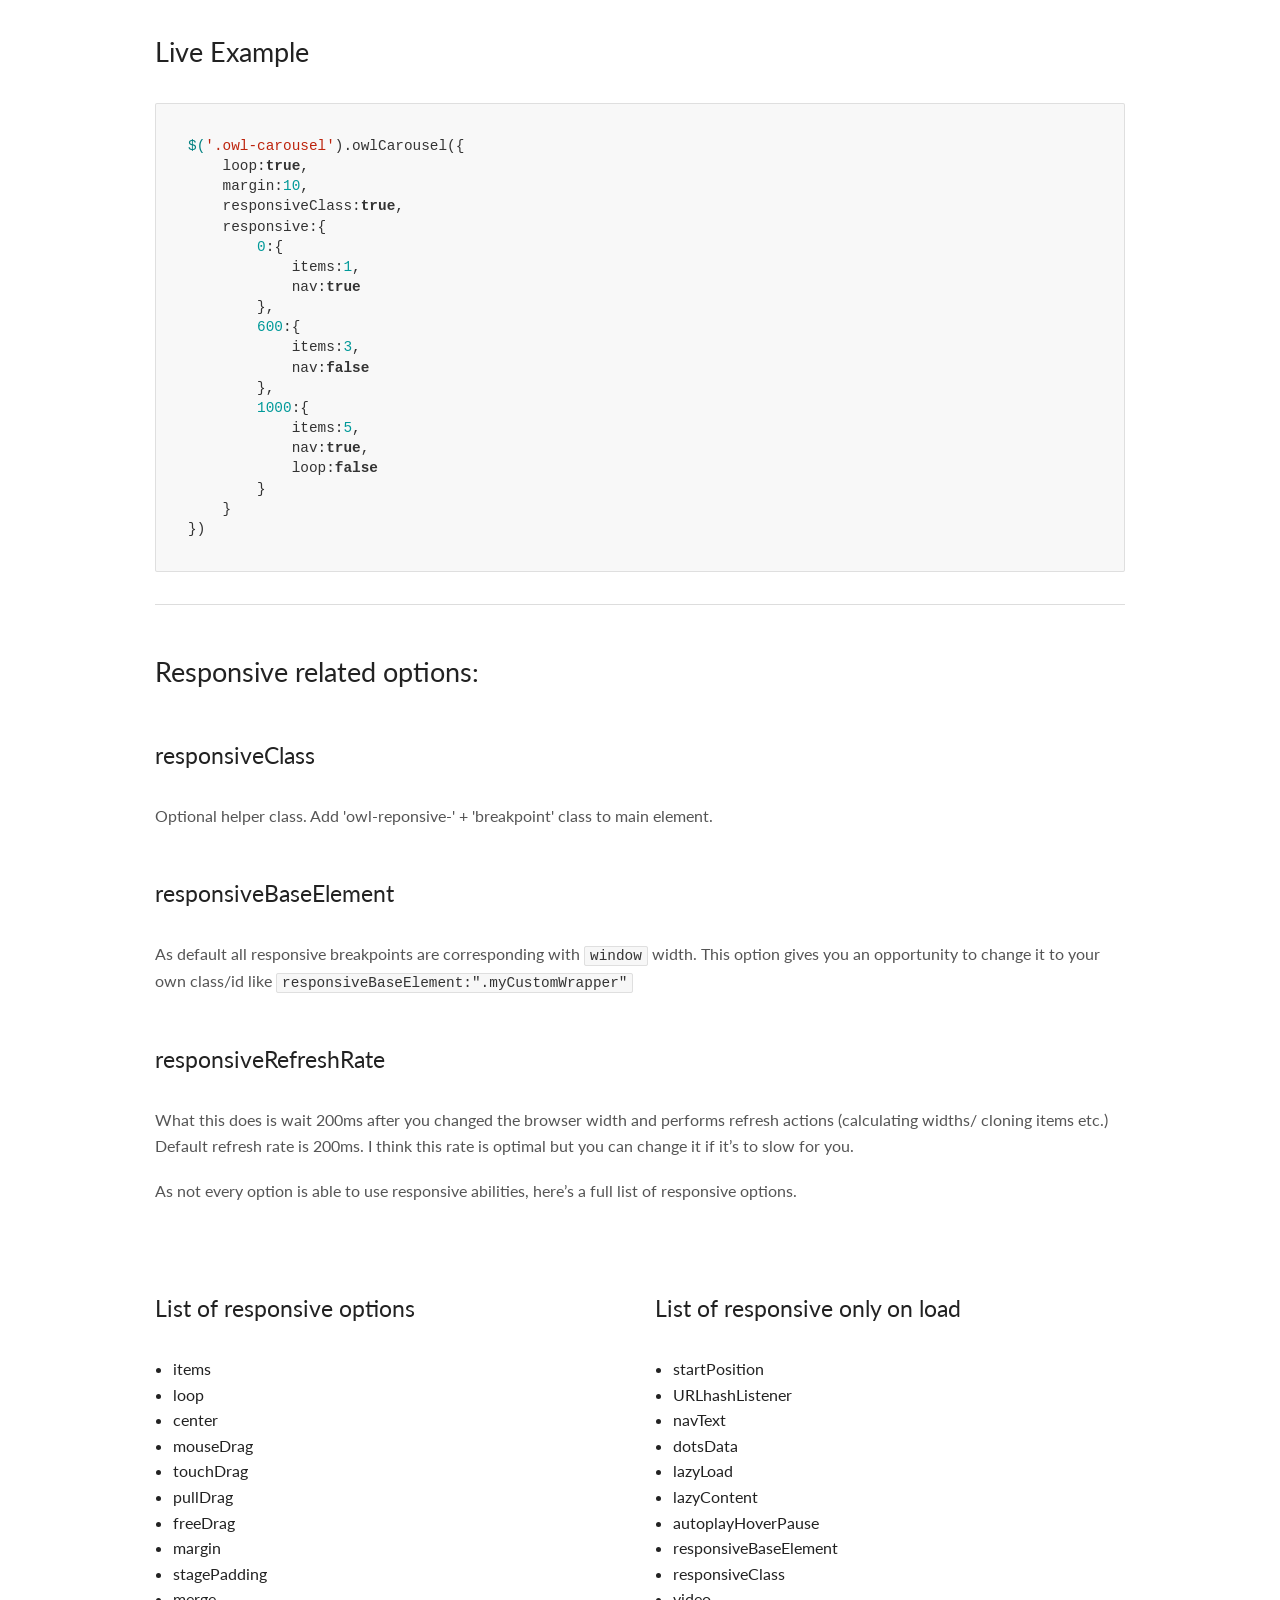
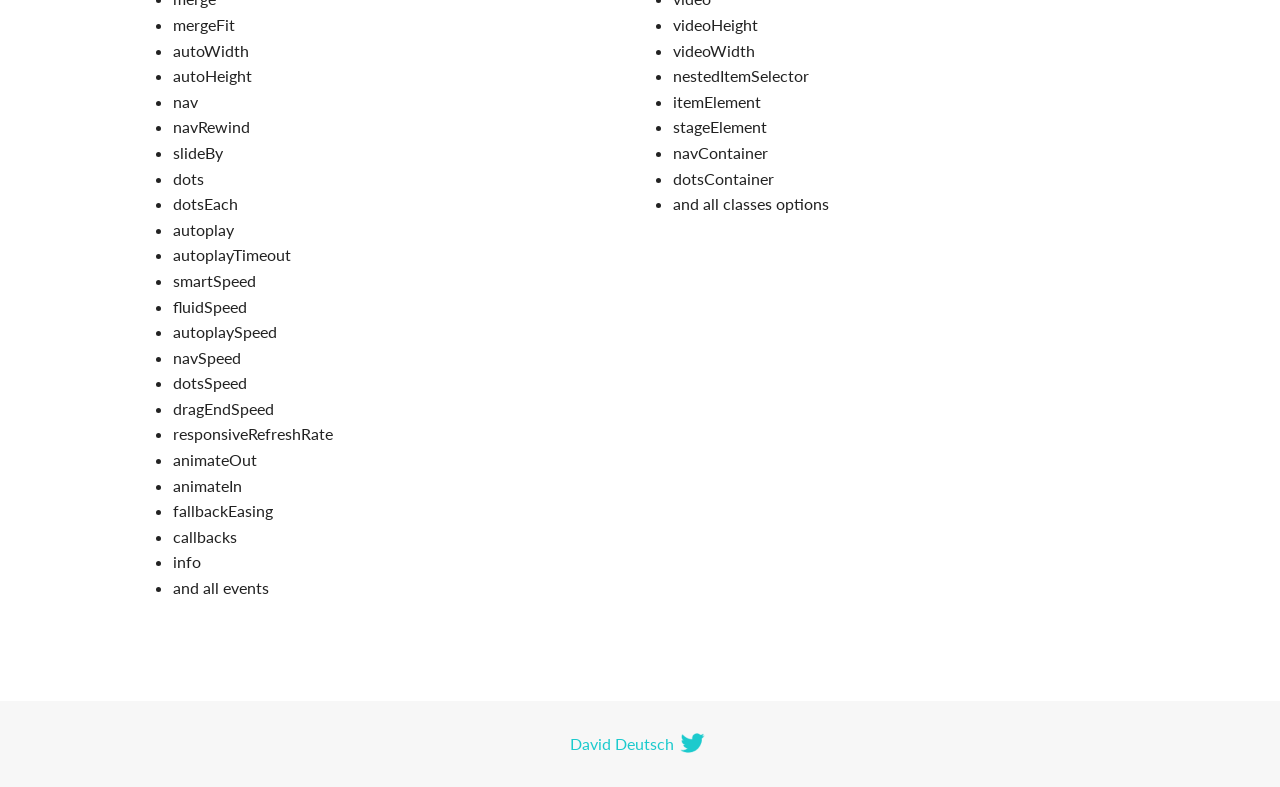
<file: plugins/owlcarousel/docs/demos/responsive.html>
<!DOCTYPE html>
<html lang="en">
  <head>

    <!-- head -->
    <meta charset="utf-8">
    <meta name="msapplication-tap-highlight" content="no" />
    <meta name="viewport" content="width=device-width, initial-scale=1.0" />
    <meta name="description" content="How to use responsive options">
    <meta name="author" content="David Deutsch">
    <title>
      Responsive Demo | Owl Carousel | 2.3.4
    </title>

    <!-- Stylesheets -->
    <link href='https://fonts.googleapis.com/css?family=Lato:300,400,700,400italic,300italic' rel='stylesheet' type='text/css'>
    <link rel="stylesheet" href="../assets/css/docs.theme.min.css">

    <!-- Owl Stylesheets -->
    <link rel="stylesheet" href="../assets/owlcarousel/assets/owl.carousel.min.css">
    <link rel="stylesheet" href="../assets/owlcarousel/assets/owl.theme.default.min.css">

    <!-- HTML5 shim and Respond.js IE8 support of HTML5 elements and media queries -->

    <!--[if lt IE 9]>
      <script src="https://oss.maxcdn.com/libs/html5shiv/3.7.0/html5shiv.js"></script>
      <script src="https://oss.maxcdn.com/libs/respond.js/1.3.0/respond.min.js"></script>
    <![endif]-->

    <!-- Favicons -->
    <link rel="apple-touch-icon-precomposed" sizes="144x144" href="../assets/ico/apple-touch-icon-144-precomposed.png">
    <link rel="shortcut icon" href="../assets/ico/favicon.png">
    <link rel="shortcut icon" href="favicon.ico">

    <!-- Yeah i know js should not be in header. Its required for demos.-->

    <!-- javascript -->
    <script src="../assets/vendors/jquery.min.js"></script>
    <script src="../assets/owlcarousel/owl.carousel.js"></script>
  </head>
  <body>

    <!-- header -->
    <header class="header">
      <div class="row">
        <div class="large-12 columns">
          <div class="brand left">
            <h3>
              <a href="/OwlCarousel2/">owl.carousel.js</a> 
            </h3>
          </div>
          <a id="toggle-nav" class="right">
            <span></span> <span></span> <span></span> 
          </a> 
          <div class="nav-bar">
            <ul class="clearfix">
              <li> <a href="/OwlCarousel2/index.html">Home</a>  </li>
              <li class="active">
                <a href="/OwlCarousel2/demos/demos.html">Demos</a> 
              </li>
              <li> <a href="/OwlCarousel2/docs/started-welcome.html">Docs</a>  </li>
              <li>
                <a href="https://github.com/OwlCarousel2/OwlCarousel2/archive/2.3.4.zip">Download</a> 
                <span class="download"></span> 
              </li>
            </ul>
          </div>
        </div>
      </div>
    </header>

    <!-- title -->
    <section class="title">
      <div class="row">
        <div class="large-12 columns">
          <h1>Responsive</h1>
        </div>
      </div>
    </section>

    <!--  Demos -->
    <section id="demos">
      <div class="row">
        <div class="large-12 columns">
          <div class="owl-carousel owl-theme">
            <div class="item">
              <h4>1</h4>
            </div>
            <div class="item">
              <h4>2</h4>
            </div>
            <div class="item">
              <h4>3</h4>
            </div>
            <div class="item">
              <h4>4</h4>
            </div>
            <div class="item">
              <h4>5</h4>
            </div>
            <div class="item">
              <h4>6</h4>
            </div>
            <div class="item">
              <h4>7</h4>
            </div>
            <div class="item">
              <h4>8</h4>
            </div>
            <div class="item">
              <h4>9</h4>
            </div>
            <div class="item">
              <h4>10</h4>
            </div>
            <div class="item">
              <h4>11</h4>
            </div>
            <div class="item">
              <h4>12</h4>
            </div>
          </div>
          <h3 id="overview">Overview</h3>
          <blockquote>
            <p>Responsive option can be used for setting breakpoints and additional options within. Try changing your browser width to see what happens with Items and Navigations.</p>
          </blockquote>
          <h4 id="about-responsive-option">About responsive option</h4>
          <p>Setting of the responsive is very simple. Structure of responsive option:</p>
          <pre><code>responsive : {
    // breakpoint from 0 up
    0 : {
        option1 : value,
        option2 : value,
        ...
    },
    // breakpoint from 480 up
    480 : {
        option1 : value,
        option2 : value,
        ...
    },
    // breakpoint from 768 up
    768 : {
        option1 : value,
        option2 : value,
        ...
    }
}</code></pre>
          <h3 id="key-facts-">Key facts:</h3>
          <ul>
            <li>Each breakpoint key can be a Number value (like in example) or a string: &#39;480&#39;.</li>
            <li>Owl has an in-built sort option but it’s best to set from the smallest screens to the widest.</li>
            <li>Responsive options <strong>always</strong>  overwrite top level settings.</li>
            <li>As default, the responsive option is set to true so carousel always tries to fit the wrapper (even if media queries are not support IE7/IE8 etc).</li>
            <li>If you have non flexible layout then set <code>responsive:false</code>.</li>
          </ul>
          <h3 id="live-example">Live Example</h3>
          <pre><code>$(&#39;.owl-carousel&#39;).owlCarousel({
    loop:true,
    margin:10,
    responsiveClass:true,
    responsive:{
        0:{
            items:1,
            nav:true
        },
        600:{
            items:3,
            nav:false
        },
        1000:{
            items:5,
            nav:true,
            loop:false
        }
    }
})</code></pre>
          <hr>
          <h3 id="responsive-related-options-">Responsive related options:</h3>
          <h4 id="responsiveclass">responsiveClass</h4>
          <p>Optional helper class. Add &#39;owl-reponsive-&#39; + &#39;breakpoint&#39; class to main element.</p>
          <h4 id="responsivebaseelement">responsiveBaseElement</h4>
          <p>As default all responsive breakpoints are corresponding with <code>window</code> width. This option gives you an opportunity to change it to your own class/id like <code>responsiveBaseElement:&quot;.myCustomWrapper&quot;</code></p>
          <h4 id="responsiverefreshrate">responsiveRefreshRate</h4>
          <p>What this does is wait 200ms after you changed the browser width and performs refresh actions (calculating widths/ cloning items etc.) Default refresh rate is 200ms. I think this rate is optimal but you can change it if it’s to slow for you.</p>
          <p>As not every option is able to use responsive abilities, here’s a full list of responsive options.</p>
          <p>
            <div class="row">
          </p>
          <div class="large-6 columns">
            <h4 id="list-of-responsive-options">List of responsive options</h4>
            <ul>
              <li>items</li>
              <li>loop</li>
              <li>center</li>
              <li>mouseDrag</li>
              <li>touchDrag</li>
              <li>pullDrag</li>
              <li>freeDrag</li>
              <li>margin</li>
              <li>stagePadding</li>
              <li>merge</li>
              <li>mergeFit</li>
              <li>autoWidth</li>
              <li>autoHeight</li>
              <li>nav</li>
              <li>navRewind</li>
              <li>slideBy</li>
              <li>dots</li>
              <li>dotsEach</li>
              <li>autoplay</li>
              <li>autoplayTimeout</li>
              <li>smartSpeed</li>
              <li>fluidSpeed</li>
              <li>autoplaySpeed</li>
              <li>navSpeed</li>
              <li>dotsSpeed</li>
              <li>dragEndSpeed</li>
              <li>responsiveRefreshRate</li>
              <li>animateOut</li>
              <li>animateIn</li>
              <li>fallbackEasing</li>
              <li>callbacks</li>
              <li>info</li>
              <li>and all events</li>
            </ul>
          </div>
          <div class="large-6 columns">
            <h4 id="list-of-responsive-only-on-load">List of responsive only on load</h4>
            <ul>
              <li>startPosition</li>
              <li>URLhashListener</li>
              <li>navText</li>
              <li>dotsData</li>
              <li>lazyLoad</li>
              <li>lazyContent</li>
              <li>autoplayHoverPause</li>
              <li>responsiveBaseElement</li>
              <li>responsiveClass</li>
              <li>video</li>
              <li>videoHeight</li>
              <li>videoWidth</li>
              <li>nestedItemSelector</li>
              <li>itemElement</li>
              <li>stageElement</li>
              <li>navContainer</li>
              <li>dotsContainer</li>
              <li>and all classes options</li>
            </ul>
          </div>
          </div>
          <script>
            $(document).ready(function() {
              $('.owl-carousel').owlCarousel({
                loop: true,
                margin: 10,
                responsiveClass: true,
                responsive: {
                  0: {
                    items: 1,
                    nav: true
                  },
                  600: {
                    items: 3,
                    nav: false
                  },
                  1000: {
                    items: 5,
                    nav: true,
                    loop: false,
                    margin: 20
                  }
                }
              })
            })
          </script>
        </div>
      </div>
    </section>

    <!-- footer -->
    <footer class="footer">
      <div class="row">
        <div class="large-12 columns">
          <h5>
            <a href="/OwlCarousel2/docs/support-contact.html">David Deutsch</a> 
            <a id="custom-tweet-button" href="https://twitter.com/share?url=https://github.com/OwlCarousel2/OwlCarousel2&text=Owl Carousel - This is so awesome! " target="_blank"></a> 
          </h5>
        </div>
      </div>
    </footer>

    <!-- vendors -->
    <script src="../assets/vendors/highlight.js"></script>
    <script src="../assets/js/app.js"></script>
  </body>
</html>
</file>
